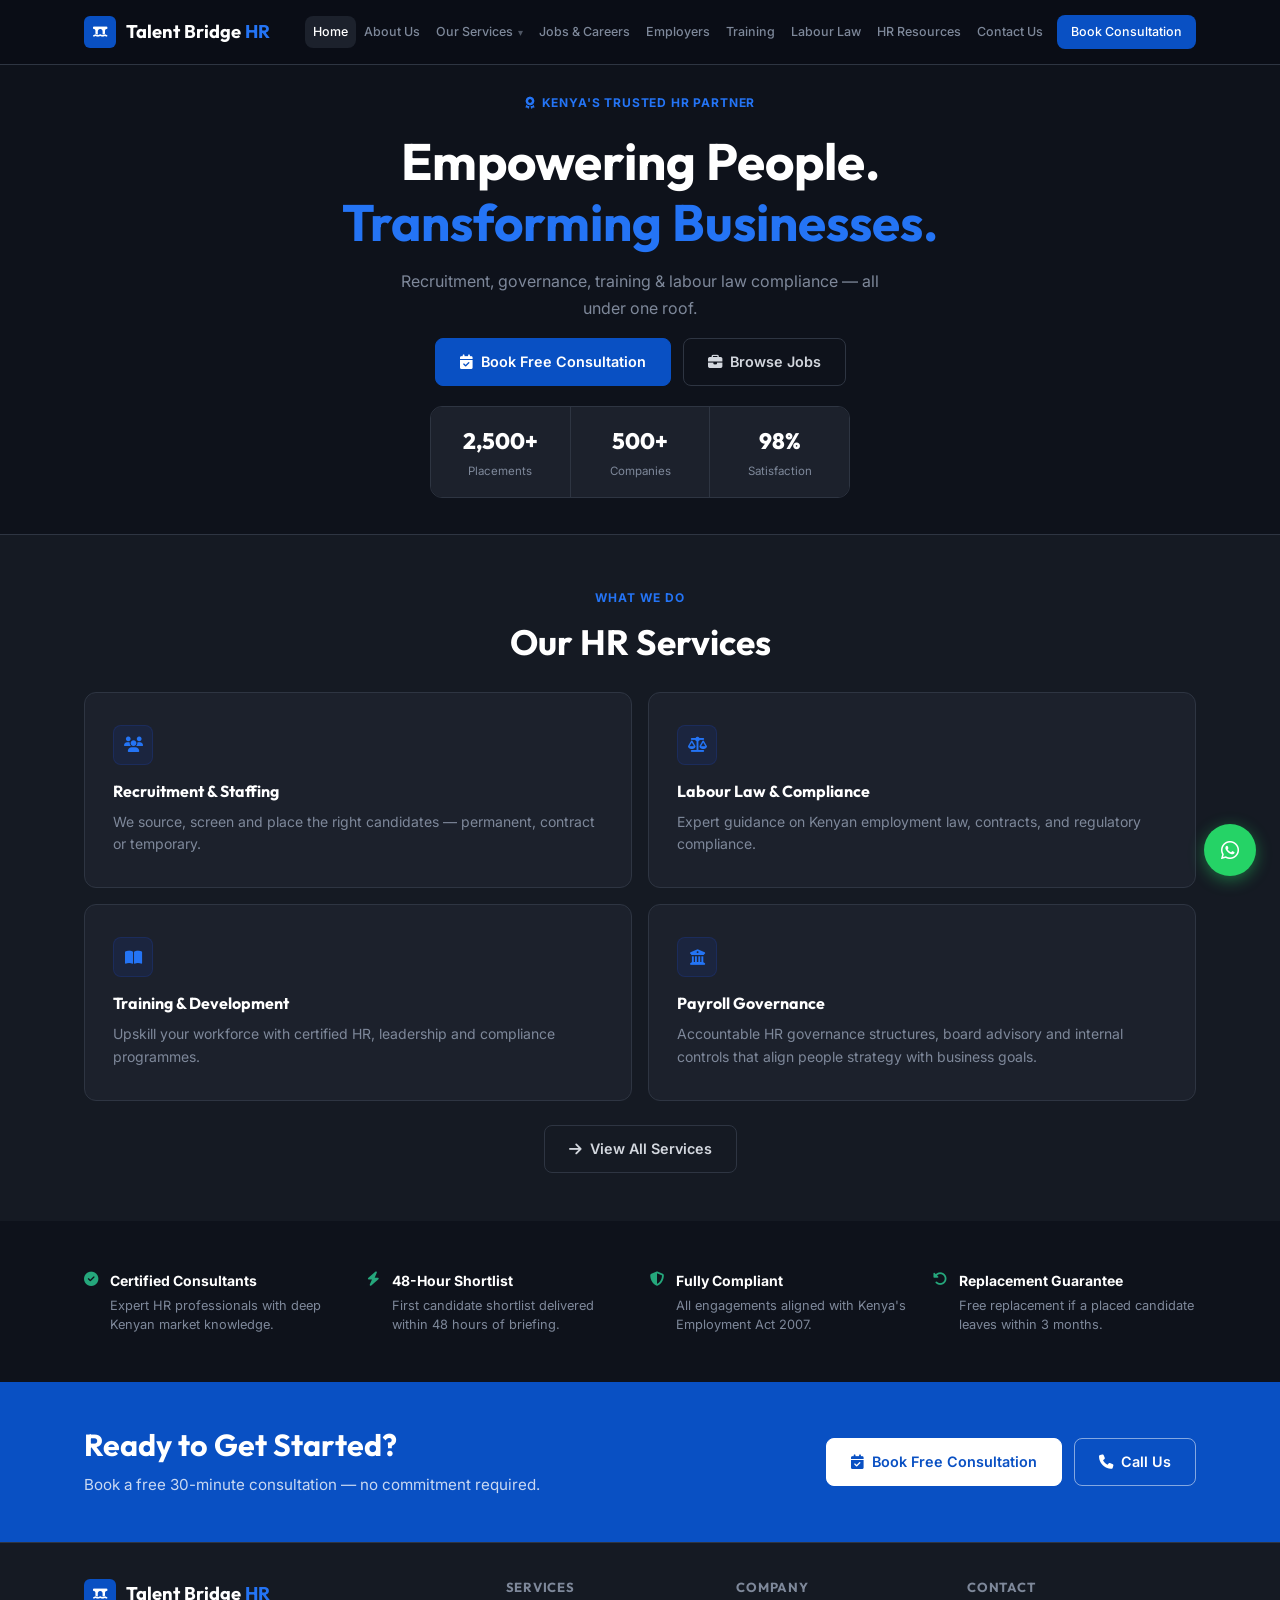
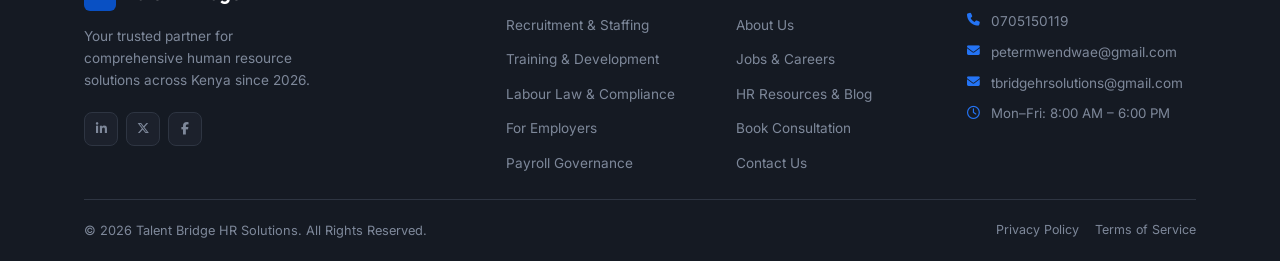
<file: index.html>
<!DOCTYPE html>
<html lang="en">
<head>
    <meta charset="UTF-8" />
    <meta name="viewport" content="width=device-width, initial-scale=1.0" />
    <meta name="description" content="Talent Bridge HR Solutions – Recruitment, governance, training and labour law compliance across Kenya." />
    <title>Talent Bridge HR Solutions – Your People, Our Priority</title>
    <link rel="preconnect" href="https://fonts.googleapis.com">
    <link href="https://fonts.googleapis.com/css2?family=Inter:wght@400;500;600;700&family=Outfit:wght@600;700;800&display=swap" rel="stylesheet">
    <link rel="stylesheet" href="https://cdnjs.cloudflare.com/ajax/libs/font-awesome/6.5.0/css/all.min.css">
    <link rel="stylesheet" href="css/style.css">
    <script defer src="js/script.js"></script>
</head>
<body>

<!-- NAVBAR -->
<header class="site-header" id="site-header">
    <nav class="navbar">
        <div class="logo">
            <div class="logo-icon"><i class="fa-solid fa-bridge-water"></i></div>
            <span>Talent Bridge <span class="logo-accent">HR</span></span>
        </div>
        <button class="menu-btn" id="menu-btn" aria-label="Toggle menu"><span></span><span></span><span></span></button>
        <ul class="nav-links" id="nav-links">
            <li><a href="index.html" class="active">Home</a></li>
            <li><a href="about.html">About Us</a></li>
            <li class="has-dropdown">
                <a href="services.html">Our Services <span class="arrow">&#9662;</span></a>
                <ul class="dropdown">
                    <li><a href="services.html#recruitment">Recruitment</a></li>
                    <li><a href="services.html#governance">Payroll Governance</a></li>
                    <li><a href="services.html#compliance">Compliance</a></li>
                    <li><a href="services.html#consulting">HR Consulting</a></li>
                </ul>
            </li>
            <li><a href="jobs.html">Jobs &amp; Careers</a></li>
            <li><a href="employers.html">Employers</a></li>
            <li><a href="training.html">Training</a></li>
            <li><a href="labour-law.html">Labour Law</a></li>
            <li><a href="blog.html">HR Resources</a></li>
            <li><a href="contacts.html">Contact Us</a></li>
            <li><a href="consultation.html" class="nav-cta">Book Consultation</a></li>
        </ul>
    </nav>
</header>

<!-- HERO -->
<section class="hero">
    <div class="container">
        <div class="hero-label">
            <i class="fa-solid fa-award"></i> Kenya's Trusted HR Partner
        </div>
        <h1>Empowering People.<br><span>Transforming Businesses.</span></h1>
        <p class="hero-sub">Recruitment, governance, training &amp; labour law compliance — all under one roof.</p>
        <div class="hero-actions">
            <a href="consultation.html" class="btn btn-primary" id="hero-consult-btn">
                <i class="fa-solid fa-calendar-check"></i> Book Free Consultation
            </a>
            <a href="jobs.html" class="btn btn-outline" id="hero-jobs-btn">
                <i class="fa-solid fa-briefcase"></i> Browse Jobs
            </a>
        </div>
        <div class="hero-stats-bar">
            <div class="hstat"><span class="hnum">2,500+</span><span class="hlbl">Placements</span></div>
            <div class="hstat"><span class="hnum">500+</span><span class="hlbl">Companies</span></div>
            <div class="hstat"><span class="hnum">98%</span><span class="hlbl">Satisfaction</span></div>
        </div>
    </div>
</section>

<!-- SERVICES — 3 core cards + link -->
<section class="section section-alt" id="services-section">
    <div class="container">
        <div class="section-header">
            <div class="section-tag">What We Do</div>
            <h2>Our HR Services</h2>
        </div>
        <div class="home-services-grid">
            <a href="services.html#recruitment" class="service-card" id="service-recruitment">
                <div class="service-icon"><i class="fa-solid fa-users"></i></div>
                <h3>Recruitment &amp; Staffing</h3>
                <p>We source, screen and place the right candidates — permanent, contract or temporary.</p>
            </a>
            <a href="labour-law.html" class="service-card" id="service-labour">
                <div class="service-icon"><i class="fa-solid fa-scale-balanced"></i></div>
                <h3>Labour Law &amp; Compliance</h3>
                <p>Expert guidance on Kenyan employment law, contracts, and regulatory compliance.</p>
            </a>
            <a href="training.html" class="service-card" id="service-training">
                <div class="service-icon"><i class="fa-solid fa-book-open"></i></div>
                <h3>Training &amp; Development</h3>
                <p>Upskill your workforce with certified HR, leadership and compliance programmes.</p>
            </a>
            <a href="services.html#governance" class="service-card" id="service-governance">
                <div class="service-icon"><i class="fa-solid fa-building-columns"></i></div>
                <h3>Payroll Governance</h3>
                <p>Accountable HR governance structures, board advisory and internal controls that align people strategy with business goals.</p>
            </a>
        </div>
        <div class="section-cta">
            <a href="services.html" class="btn btn-outline" id="all-services-btn">
                <i class="fa-solid fa-arrow-right"></i> View All Services
            </a>
        </div>
    </div>
</section>

<!-- QUICK WHY US + CTA in one row -->
<section class="section" id="why-cta">
    <div class="container">
        <div class="mini-why-grid">
            <div class="mini-why-item">
                <i class="fa-solid fa-circle-check"></i>
                <div><strong>Certified Consultants</strong><p>Expert HR professionals with deep Kenyan market knowledge.</p></div>
            </div>
            <div class="mini-why-item">
                <i class="fa-solid fa-bolt"></i>
                <div><strong>48-Hour Shortlist</strong><p>First candidate shortlist delivered within 48 hours of briefing.</p></div>
            </div>
            <div class="mini-why-item">
                <i class="fa-solid fa-shield-halved"></i>
                <div><strong>Fully Compliant</strong><p>All engagements aligned with Kenya's Employment Act 2007.</p></div>
            </div>
            <div class="mini-why-item">
                <i class="fa-solid fa-rotate-left"></i>
                <div><strong>Replacement Guarantee</strong><p>Free replacement if a placed candidate leaves within 3 months.</p></div>
            </div>
        </div>
    </div>
</section>

<!-- CTA -->
<section class="cta-banner" id="cta-banner">
    <div class="container">
        <div class="cta-text">
            <h2>Ready to Get Started?</h2>
            <p>Book a free 30-minute consultation — no commitment required.</p>
        </div>
        <div class="cta-actions">
            <a href="consultation.html" class="btn btn-white" id="cta-book-btn">
                <i class="fa-solid fa-calendar-check"></i> Book Free Consultation
            </a>
            <a href="contacts.html" class="btn btn-outline-white" id="cta-contact-btn">
                <i class="fa-solid fa-phone"></i> Call Us
            </a>
        </div>
    </div>
</section>

<!-- FOOTER -->
<footer class="site-footer" id="footer">
    <div class="footer-main">
        <div class="container">
            <div class="footer-grid">
                <div class="footer-brand">
                    <div class="logo">
                        <div class="logo-icon"><i class="fa-solid fa-bridge-water"></i></div>
                        <span>Talent Bridge <span class="logo-accent">HR</span></span>
                    </div>
                    <p>Your trusted partner for comprehensive human resource solutions across Kenya since 2026.</p>
                    <div class="footer-socials">
                        <a href="#" aria-label="LinkedIn" id="footer-linkedin"><i class="fa-brands fa-linkedin-in"></i></a>
                        <a href="#" aria-label="X/Twitter" id="footer-twitter"><i class="fa-brands fa-x-twitter"></i></a>
                        <a href="#" aria-label="Facebook" id="footer-facebook"><i class="fa-brands fa-facebook-f"></i></a>
                    </div>
                </div>
                <div class="footer-col">
                    <h4>Services</h4>
                    <ul>
                        <li><a href="services.html">Recruitment &amp; Staffing</a></li>
                        <li><a href="training.html">Training &amp; Development</a></li>
                        <li><a href="labour-law.html">Labour Law &amp; Compliance</a></li>
                        <li><a href="employers.html">For Employers</a></li>
                        <li><a href="services.html#governance">Payroll Governance</a></li>
                    </ul>
                </div>
                <div class="footer-col">
                    <h4>Company</h4>
                    <ul>
                        <li><a href="about.html">About Us</a></li>
                        <li><a href="jobs.html">Jobs &amp; Careers</a></li>
                        <li><a href="blog.html">HR Resources &amp; Blog</a></li>
                        <li><a href="consultation.html">Book Consultation</a></li>
                        <li><a href="contacts.html">Contact Us</a></li>
                    </ul>
                </div>
                <div class="footer-col">
                    <h4>Contact</h4>
                    <div class="footer-contact-info">
                        <div class="contact-row"><i class="fa-solid fa-phone"></i><p><a href="tel:0705150119">0705150119</a></p></div>
                        <div class="contact-row"><i class="fa-solid fa-envelope"></i><p><a href="mailto:petermwendwae@gmail.com">petermwendwae@gmail.com</a></p></div>
                        <div class="contact-row"><i class="fa-solid fa-envelope"></i><p><a href="mailto:tbridgehrsolutions@gmail.com">tbridgehrsolutions@gmail.com</a></p></div>
                        <div class="contact-row"><i class="fa-regular fa-clock"></i><p>Mon–Fri: 8:00 AM – 6:00 PM</p></div>
                    </div>
                </div>
            </div>
        </div>
    </div>
    <div class="container">
        <div class="footer-bottom">
            <p>&copy; 2026 Talent Bridge HR Solutions. All Rights Reserved.</p>
            <div class="footer-legal">
                <a href="#">Privacy Policy</a>
                <a href="#">Terms of Service</a>
            </div>
        </div>
    </div>
</footer>

<!-- WHATSAPP -->
<a href="https://wa.me/254705150119?text=Hello%20Talent%20Bridge%20HR%2C%20I%27d%20like%20to%20enquire%20about%20your%20services."
   class="whatsapp-float" target="_blank" id="whatsapp-float" aria-label="Chat on WhatsApp">
    <i class="fa-brands fa-whatsapp"></i>
</a>

</body>
</html>
</file>
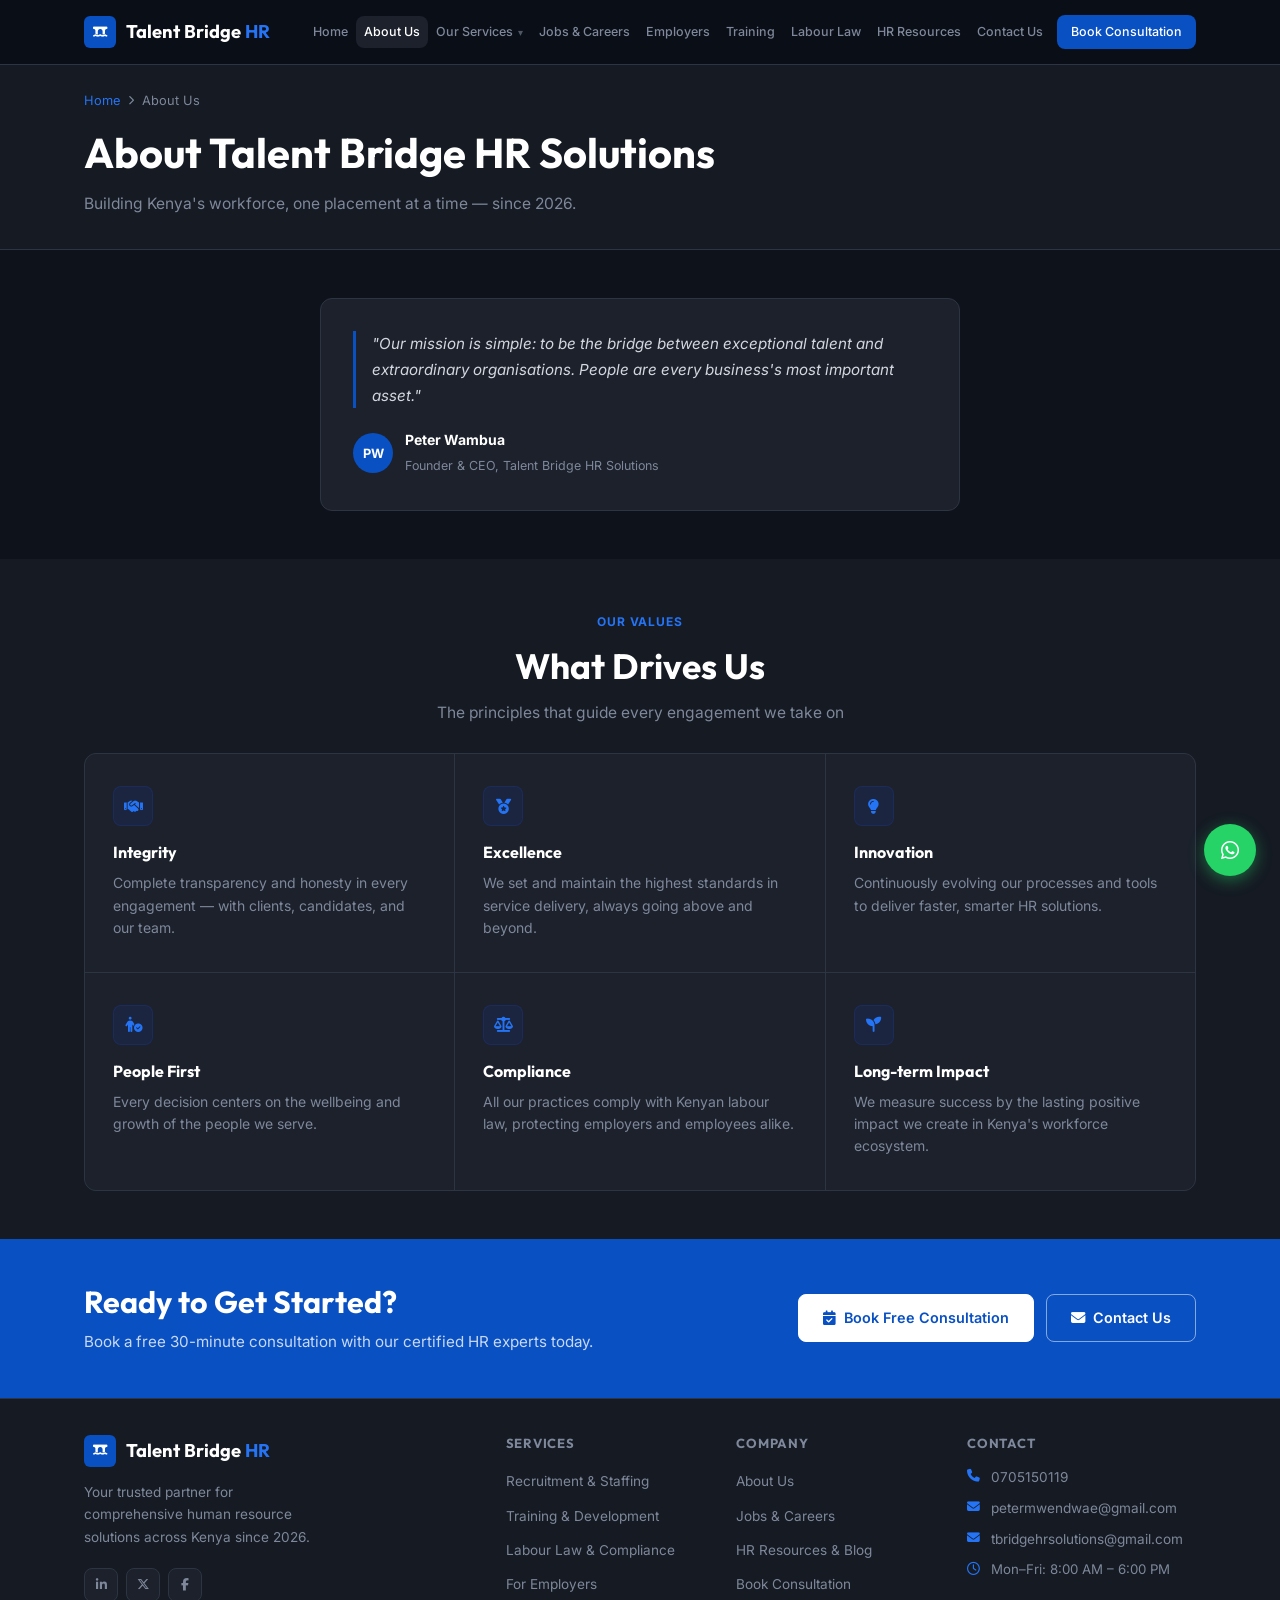
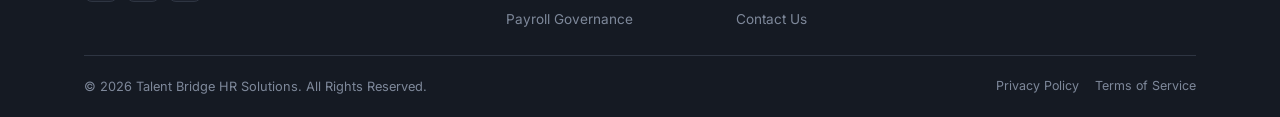
<file: about.html>
<!DOCTYPE html>
<html lang="en">

<head>
    <meta charset="UTF-8">
    <meta name="viewport" content="width=device-width,initial-scale=1.0">
    <meta name="description"
        content="About Talent Bridge HR Solutions – Kenya's trusted HR consulting and staffing partner since 2026.">
    <title>About Us – Talent Bridge HR Solutions</title>
    <link rel="preconnect" href="https://fonts.googleapis.com">
    <link
        href="https://fonts.googleapis.com/css2?family=Inter:wght@300;400;500;600;700&family=Outfit:wght@400;600;700;800&display=swap"
        rel="stylesheet">
    <link rel="stylesheet" href="https://cdnjs.cloudflare.com/ajax/libs/font-awesome/6.5.0/css/all.min.css">
    <link rel="stylesheet" href="css/style.css">
    <script defer src="js/script.js"></script>
</head>

<body>
    <header class="site-header" id="site-header">
        <nav class="navbar">
            <div class="logo">
                <div class="logo-icon"><i class="fa-solid fa-bridge-water"></i></div>
                <span>Talent Bridge <span class="logo-accent">HR</span></span>
            </div>
            <button class="menu-btn" id="menu-btn"
                aria-label="Toggle menu"><span></span><span></span><span></span></button>
            <ul class="nav-links" id="nav-links">
                <li><a href="index.html">Home</a></li>
                <li><a href="about.html" class="active">About Us</a></li>
                <li class="has-dropdown">
                    <a href="services.html">Our Services <span class="arrow">&#9662;</span></a>
                    <ul class="dropdown">
                        <li><a href="services.html#recruitment">Recruitment</a></li>
                        <li><a href="services.html#governance">Payroll Governance</a></li>
                        <li><a href="services.html#compliance">Compliance</a></li>
                        <li><a href="services.html#consulting">HR Consulting</a></li>
                    </ul>
                </li>
                <li><a href="jobs.html">Jobs &amp; Careers</a></li>
                <li><a href="employers.html">Employers</a></li>
                <li><a href="training.html">Training</a></li>
                <li><a href="labour-law.html">Labour Law</a></li>
                <li><a href="blog.html">HR Resources</a></li>
                <li><a href="contacts.html">Contact Us</a></li>
                <li><a href="consultation.html" class="nav-cta">Book Consultation</a></li>
            </ul>
        </nav>
    </header>
    <section class="page-hero">
        <div class="container">
            <div class="breadcrumb">
                <a href="index.html">Home</a>
                <i class="fa-solid fa-chevron-right"></i>
                <span>About Us</span>
            </div>
            <h1>About Talent Bridge HR Solutions</h1>
            <p>Building Kenya's workforce, one placement at a time — since 2026.</p>
        </div>
    </section>

    <section class="section">
        <div class="container">
            <div class="testimonial-box" style="max-width:640px;margin:0 auto;">
                <blockquote>"Our mission is simple: to be the bridge between exceptional talent and extraordinary
                    organisations. People are every business's most important asset."</blockquote>
                <div class="t-author">
                    <div class="t-avatar">PW</div>
                    <div><strong>Peter Wambua</strong><span>Founder &amp; CEO, Talent Bridge HR Solutions</span></div>
                </div>
            </div>
        </div>
    </section>

    <section class="section section-alt">
        <div class="container">
            <div class="section-header">
                <div class="section-tag">Our Values</div>
                <h2>What Drives Us</h2>
                <p>The principles that guide every engagement we take on</p>
            </div>
            <div class="services-grid">
                <div class="service-card">
                    <div class="service-icon"><i class="fa-solid fa-handshake"></i></div>
                    <h3>Integrity</h3>
                    <p>Complete transparency and honesty in every engagement — with clients, candidates, and our team.
                    </p>
                </div>
                <div class="service-card">
                    <div class="service-icon"><i class="fa-solid fa-medal"></i></div>
                    <h3>Excellence</h3>
                    <p>We set and maintain the highest standards in service delivery, always going above and beyond.</p>
                </div>
                <div class="service-card">
                    <div class="service-icon"><i class="fa-solid fa-lightbulb"></i></div>
                    <h3>Innovation</h3>
                    <p>Continuously evolving our processes and tools to deliver faster, smarter HR solutions.</p>
                </div>
                <div class="service-card">
                    <div class="service-icon"><i class="fa-solid fa-person-circle-check"></i></div>
                    <h3>People First</h3>
                    <p>Every decision centers on the wellbeing and growth of the people we serve.</p>
                </div>
                <div class="service-card">
                    <div class="service-icon"><i class="fa-solid fa-scale-balanced"></i></div>
                    <h3>Compliance</h3>
                    <p>All our practices comply with Kenyan labour law, protecting employers and employees alike.</p>
                </div>
                <div class="service-card">
                    <div class="service-icon"><i class="fa-solid fa-seedling"></i></div>
                    <h3>Long-term Impact</h3>
                    <p>We measure success by the lasting positive impact we create in Kenya's workforce ecosystem.</p>
                </div>
            </div>
        </div>
    </section>

    <section class="cta-banner">
        <div class="container">
            <div class="cta-text">
                <h2>Ready to Get Started?</h2>
                <p>Book a free 30-minute consultation with our certified HR experts today.</p>
            </div>
            <div class="cta-actions">
                <a href="consultation.html" class="btn btn-white"><i class="fa-solid fa-calendar-check"></i> Book Free
                    Consultation</a>
                <a href="contacts.html" class="btn btn-outline-white"><i class="fa-solid fa-envelope"></i> Contact
                    Us</a>
            </div>
        </div>
    </section>
    <footer class="site-footer" id="footer">
        <div class="footer-main">
            <div class="container">
                <div class="footer-grid">
                    <div class="footer-brand">
                        <div class="logo">
                            <div class="logo-icon"><i class="fa-solid fa-bridge-water"></i></div>
                            <span>Talent Bridge <span class="logo-accent">HR</span></span>
                        </div>
                        <p>Your trusted partner for comprehensive human resource solutions across Kenya since 2026.</p>
                        <div class="footer-socials">
                            <a href="#" aria-label="LinkedIn"><i class="fa-brands fa-linkedin-in"></i></a>
                            <a href="#" aria-label="X/Twitter"><i class="fa-brands fa-x-twitter"></i></a>
                            <a href="#" aria-label="Facebook"><i class="fa-brands fa-facebook-f"></i></a>
                        </div>
                    </div>
                    <div class="footer-col">
                        <h4>Services</h4>
                        <ul>
                            <li><a href="services.html">Recruitment &amp; Staffing</a></li>
                            <li><a href="training.html">Training &amp; Development</a></li>
                            <li><a href="labour-law.html">Labour Law &amp; Compliance</a></li>
                            <li><a href="employers.html">For Employers</a></li>
                            <li><a href="services.html#governance">Payroll Governance</a></li>
                        </ul>
                    </div>
                    <div class="footer-col">
                        <h4>Company</h4>
                        <ul>
                            <li><a href="about.html">About Us</a></li>
                            <li><a href="jobs.html">Jobs &amp; Careers</a></li>
                            <li><a href="blog.html">HR Resources &amp; Blog</a></li>
                            <li><a href="consultation.html">Book Consultation</a></li>
                            <li><a href="contacts.html">Contact Us</a></li>
                        </ul>
                    </div>
                    <div class="footer-col">
                        <h4>Contact</h4>
                        <div class="footer-contact-info">
                            <div class="contact-row"><i class="fa-solid fa-phone"></i>
                                <p><a href="tel:0705150119">0705150119</a></p>
                            </div>
                            <div class="contact-row"><i class="fa-solid fa-envelope"></i>
                                <p><a href="mailto:petermwendwae@gmail.com">petermwendwae@gmail.com</a></p>
                            </div>
                            <div class="contact-row"><i class="fa-solid fa-envelope"></i>
                                <p><a href="mailto:tbridgehrsolutions@gmail.com">tbridgehrsolutions@gmail.com</a></p>
                            </div>
                            <div class="contact-row"><i class="fa-regular fa-clock"></i>
                                <p>Mon–Fri: 8:00 AM – 6:00 PM</p>
                            </div>
                        </div>
                    </div>
                </div>
            </div>
        </div>
        <div class="container">
            <div class="footer-bottom">
                <p>&copy; 2026 Talent Bridge HR Solutions. All Rights Reserved.</p>
                <div class="footer-legal"><a href="#">Privacy Policy</a><a href="#">Terms of Service</a></div>
            </div>
        </div>
    </footer>
    <a href="https://wa.me/254705150119?text=Hello%20Talent%20Bridge%20HR" class="whatsapp-float" target="_blank"
        aria-label="WhatsApp">
        <i class="fa-brands fa-whatsapp"></i>
    </a>
</body>

</html>
</file>
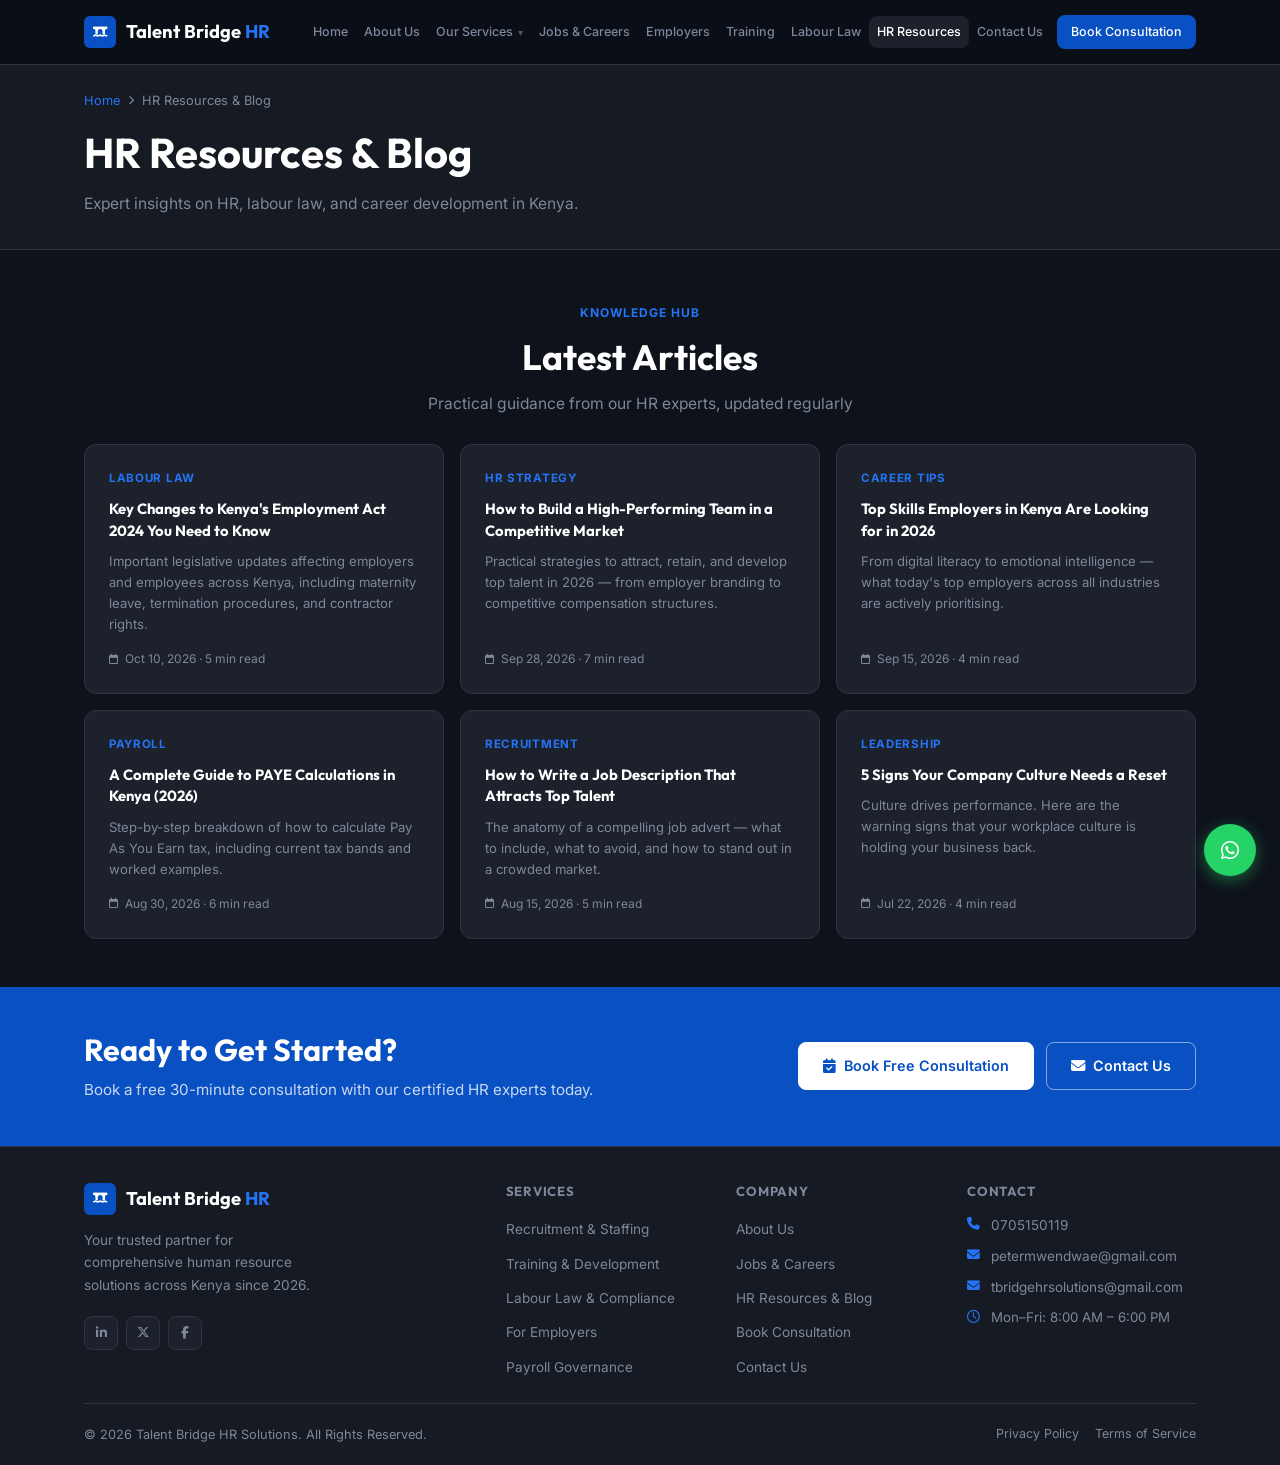
<file: blog.html>
<!DOCTYPE html>
<html lang="en">
<head>
    <meta charset="UTF-8">
    <meta name="viewport" content="width=device-width,initial-scale=1.0">
    <meta name="description" content="HR insights, labour law updates, and career tips from the Talent Bridge HR Solutions team.">
    <title>HR Resources & Blog – Talent Bridge HR Solutions</title>
    <link rel="preconnect" href="https://fonts.googleapis.com">
    <link href="https://fonts.googleapis.com/css2?family=Inter:wght@300;400;500;600;700&family=Outfit:wght@400;600;700;800&display=swap" rel="stylesheet">
    <link rel="stylesheet" href="https://cdnjs.cloudflare.com/ajax/libs/font-awesome/6.5.0/css/all.min.css">
    <link rel="stylesheet" href="css/style.css">
    <script defer src="js/script.js"></script>
</head>
<body>
<header class="site-header" id="site-header">
    <nav class="navbar">
        <div class="logo">
            <div class="logo-icon"><i class="fa-solid fa-bridge-water"></i></div>
            <span>Talent Bridge <span class="logo-accent">HR</span></span>
        </div>
        <button class="menu-btn" id="menu-btn" aria-label="Toggle menu"><span></span><span></span><span></span></button>
        <ul class="nav-links" id="nav-links">
            <li><a href="index.html">Home</a></li>
            <li><a href="about.html">About Us</a></li>
            <li class="has-dropdown">
                <a href="services.html">Our Services <span class="arrow">&#9662;</span></a>
                <ul class="dropdown">
                    <li><a href="services.html#recruitment">Recruitment</a></li>
                    <li><a href="services.html#governance">Payroll Governance</a></li>
                    <li><a href="services.html#compliance">Compliance</a></li>
                    <li><a href="services.html#consulting">HR Consulting</a></li>
                </ul>
            </li>
            <li><a href="jobs.html">Jobs &amp; Careers</a></li>
            <li><a href="employers.html">Employers</a></li>
            <li><a href="training.html">Training</a></li>
            <li><a href="labour-law.html">Labour Law</a></li>
            <li><a href="blog.html"  class="active">HR Resources</a></li>
            <li><a href="contacts.html">Contact Us</a></li>
            <li><a href="consultation.html" class="nav-cta">Book Consultation</a></li>
        </ul>
    </nav>
</header>
<section class="page-hero">
    <div class="container">
        <div class="breadcrumb">
            <a href="index.html">Home</a>
            <i class="fa-solid fa-chevron-right"></i>
            <span>HR Resources &amp; Blog</span>
        </div>
        <h1>HR Resources &amp; Blog</h1>
        <p>Expert insights on HR, labour law, and career development in Kenya.</p>
    </div>
</section>

<section class="section">
    <div class="container">
        <div class="section-header">
            <div class="section-tag">Knowledge Hub</div>
            <h2>Latest Articles</h2>
            <p>Practical guidance from our HR experts, updated regularly</p>
        </div>
        <div class="blog-grid">
            <a href="blog.html" class="blog-card" id="blog-1">
                <div class="blog-cat">Labour Law</div>
                <h3>Key Changes to Kenya's Employment Act 2024 You Need to Know</h3>
                <p>Important legislative updates affecting employers and employees across Kenya, including maternity leave, termination procedures, and contractor rights.</p>
                <div class="blog-meta"><i class="fa-regular fa-calendar"></i> Oct 10, 2026 &middot; 5 min read</div>
            </a>
            <a href="blog.html" class="blog-card" id="blog-2">
                <div class="blog-cat">HR Strategy</div>
                <h3>How to Build a High-Performing Team in a Competitive Market</h3>
                <p>Practical strategies to attract, retain, and develop top talent in 2026 — from employer branding to competitive compensation structures.</p>
                <div class="blog-meta"><i class="fa-regular fa-calendar"></i> Sep 28, 2026 &middot; 7 min read</div>
            </a>
            <a href="blog.html" class="blog-card" id="blog-3">
                <div class="blog-cat">Career Tips</div>
                <h3>Top Skills Employers in Kenya Are Looking for in 2026</h3>
                <p>From digital literacy to emotional intelligence — what today's top employers across all industries are actively prioritising.</p>
                <div class="blog-meta"><i class="fa-regular fa-calendar"></i> Sep 15, 2026 &middot; 4 min read</div>
            </a>
            <a href="blog.html" class="blog-card" id="blog-4">
                <div class="blog-cat">Payroll</div>
                <h3>A Complete Guide to PAYE Calculations in Kenya (2026)</h3>
                <p>Step-by-step breakdown of how to calculate Pay As You Earn tax, including current tax bands and worked examples.</p>
                <div class="blog-meta"><i class="fa-regular fa-calendar"></i> Aug 30, 2026 &middot; 6 min read</div>
            </a>
            <a href="blog.html" class="blog-card" id="blog-5">
                <div class="blog-cat">Recruitment</div>
                <h3>How to Write a Job Description That Attracts Top Talent</h3>
                <p>The anatomy of a compelling job advert — what to include, what to avoid, and how to stand out in a crowded market.</p>
                <div class="blog-meta"><i class="fa-regular fa-calendar"></i> Aug 15, 2026 &middot; 5 min read</div>
            </a>
            <a href="blog.html" class="blog-card" id="blog-6">
                <div class="blog-cat">Leadership</div>
                <h3>5 Signs Your Company Culture Needs a Reset</h3>
                <p>Culture drives performance. Here are the warning signs that your workplace culture is holding your business back.</p>
                <div class="blog-meta"><i class="fa-regular fa-calendar"></i> Jul 22, 2026 &middot; 4 min read</div>
            </a>
        </div>
    </div>
</section>

<section class="cta-banner">
    <div class="container">
        <div class="cta-text">
            <h2>Ready to Get Started?</h2>
            <p>Book a free 30-minute consultation with our certified HR experts today.</p>
        </div>
        <div class="cta-actions">
            <a href="consultation.html" class="btn btn-white"><i class="fa-solid fa-calendar-check"></i> Book Free Consultation</a>
            <a href="contacts.html" class="btn btn-outline-white"><i class="fa-solid fa-envelope"></i> Contact Us</a>
        </div>
    </div>
</section>
<footer class="site-footer" id="footer">
    <div class="footer-main">
        <div class="container">
            <div class="footer-grid">
                <div class="footer-brand">
                    <div class="logo">
                        <div class="logo-icon"><i class="fa-solid fa-bridge-water"></i></div>
                        <span>Talent Bridge <span class="logo-accent">HR</span></span>
                    </div>
                    <p>Your trusted partner for comprehensive human resource solutions across Kenya since 2026.</p>
                    <div class="footer-socials">
                        <a href="#" aria-label="LinkedIn"><i class="fa-brands fa-linkedin-in"></i></a>
                        <a href="#" aria-label="X/Twitter"><i class="fa-brands fa-x-twitter"></i></a>
                        <a href="#" aria-label="Facebook"><i class="fa-brands fa-facebook-f"></i></a>
                    </div>
                </div>
                <div class="footer-col">
                    <h4>Services</h4>
                    <ul>
                        <li><a href="services.html">Recruitment &amp; Staffing</a></li>
                        <li><a href="training.html">Training &amp; Development</a></li>
                        <li><a href="labour-law.html">Labour Law &amp; Compliance</a></li>
                        <li><a href="employers.html">For Employers</a></li>
                        <li><a href="services.html#governance">Payroll Governance</a></li>
                    </ul>
                </div>
                <div class="footer-col">
                    <h4>Company</h4>
                    <ul>
                        <li><a href="about.html">About Us</a></li>
                        <li><a href="jobs.html">Jobs &amp; Careers</a></li>
                        <li><a href="blog.html">HR Resources &amp; Blog</a></li>
                        <li><a href="consultation.html">Book Consultation</a></li>
                        <li><a href="contacts.html">Contact Us</a></li>
                    </ul>
                </div>
                <div class="footer-col">
                    <h4>Contact</h4>
                    <div class="footer-contact-info">
                        <div class="contact-row"><i class="fa-solid fa-phone"></i><p><a href="tel:0705150119">0705150119</a></p></div>
                        <div class="contact-row"><i class="fa-solid fa-envelope"></i><p><a href="mailto:petermwendwae@gmail.com">petermwendwae@gmail.com</a></p></div>
                        <div class="contact-row"><i class="fa-solid fa-envelope"></i><p><a href="mailto:tbridgehrsolutions@gmail.com">tbridgehrsolutions@gmail.com</a></p></div>
                        <div class="contact-row"><i class="fa-regular fa-clock"></i><p>Mon–Fri: 8:00 AM – 6:00 PM</p></div>
                    </div>
                </div>
            </div>
        </div>
    </div>
    <div class="container">
        <div class="footer-bottom">
            <p>&copy; 2026 Talent Bridge HR Solutions. All Rights Reserved.</p>
            <div class="footer-legal"><a href="#">Privacy Policy</a><a href="#">Terms of Service</a></div>
        </div>
    </div>
</footer>
<a href="https://wa.me/254705150119?text=Hello%20Talent%20Bridge%20HR" class="whatsapp-float" target="_blank" aria-label="WhatsApp">
    <i class="fa-brands fa-whatsapp"></i>
</a>
</body>
</html>
</file>
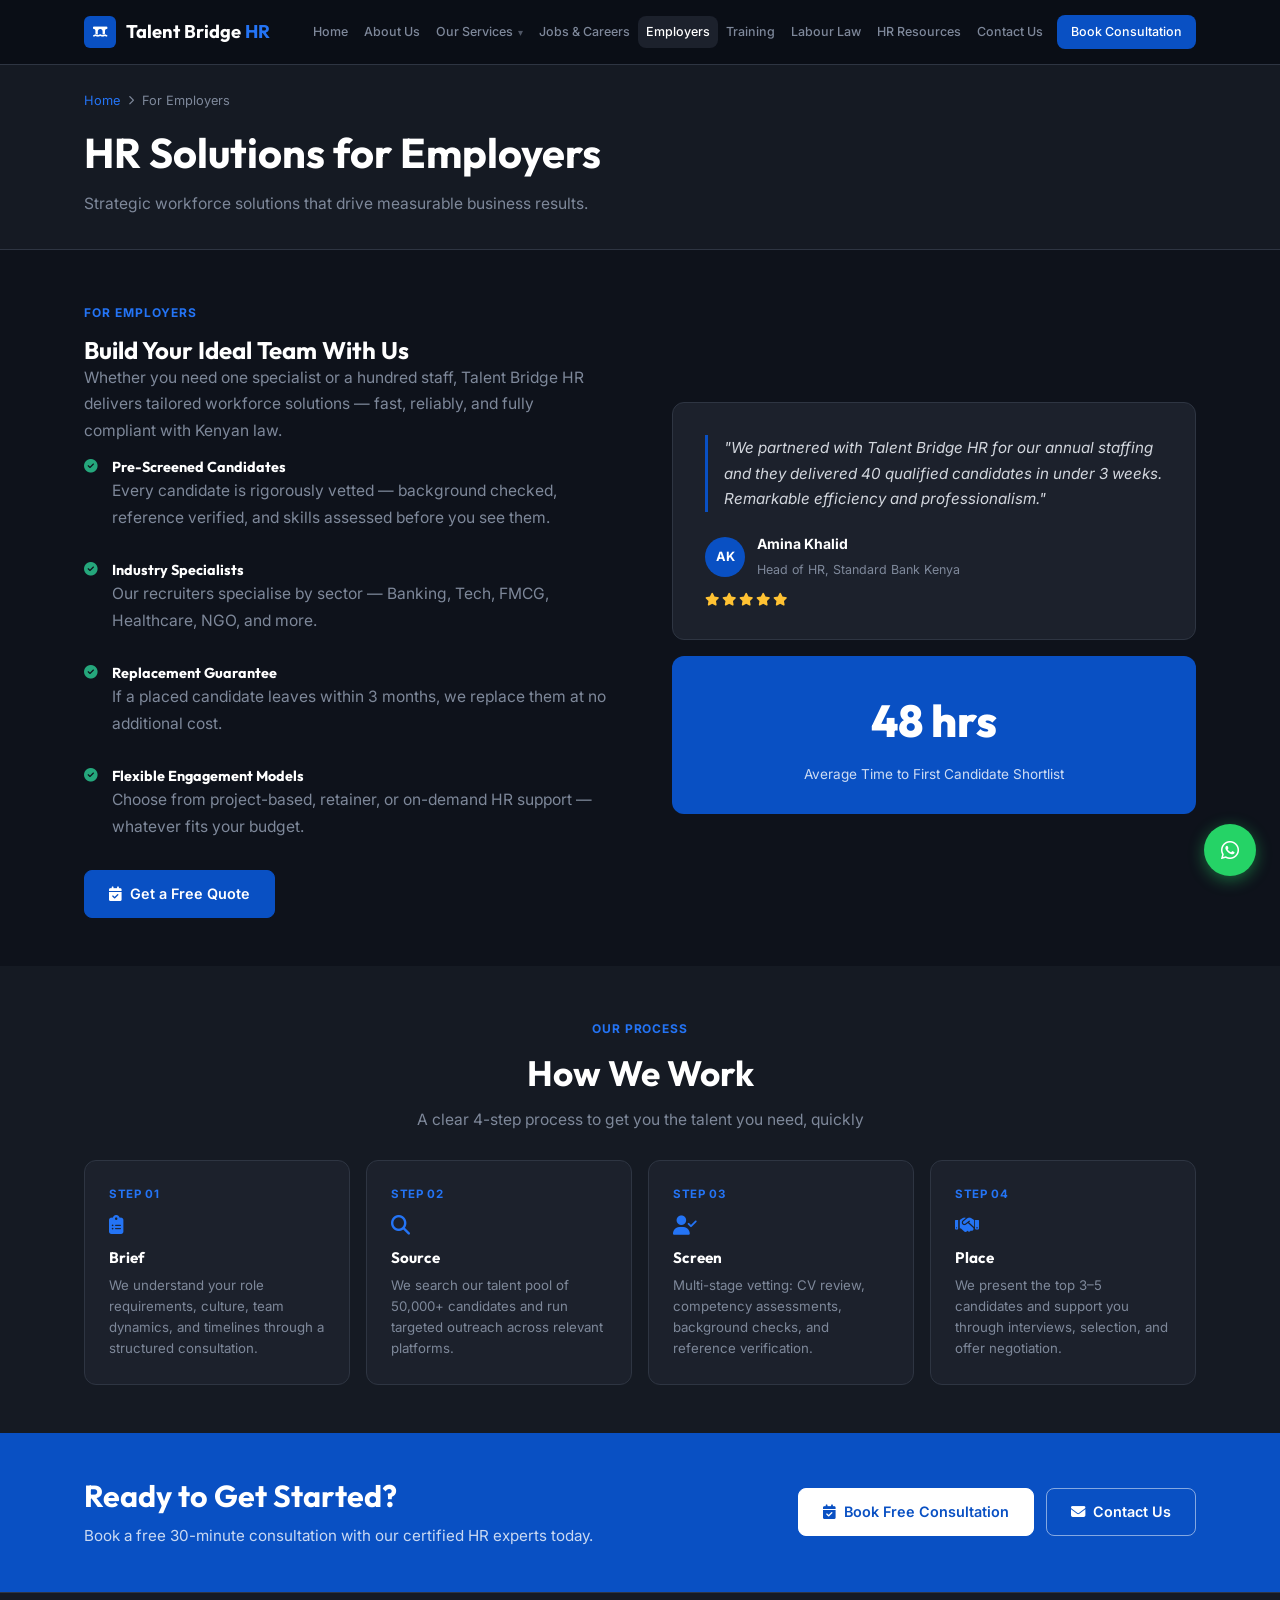
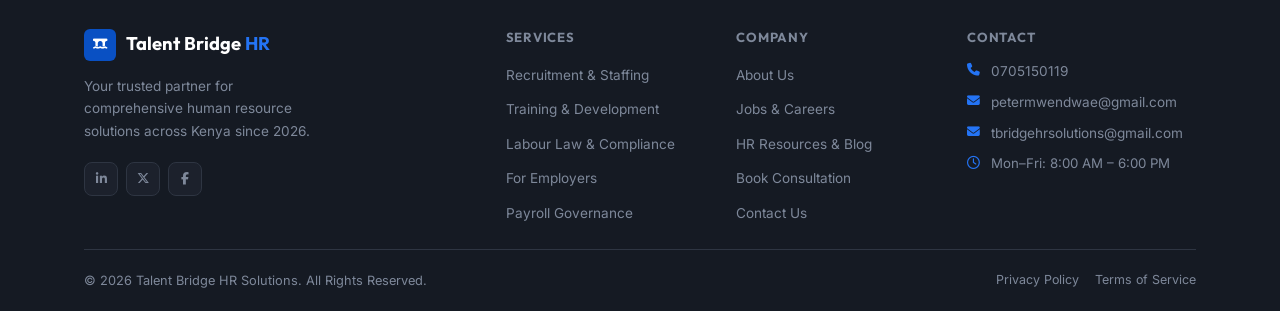
<file: employers.html>
<!DOCTYPE html>
<html lang="en">
<head>
    <meta charset="UTF-8">
    <meta name="viewport" content="width=device-width,initial-scale=1.0">
    <meta name="description" content="PITAA HR Solutions offers expert recruitment, staffing and HR outsourcing for Kenyan businesses.">
    <title>For Employers – Talent Bridge HR Solutions</title>
    <link rel="preconnect" href="https://fonts.googleapis.com">
    <link href="https://fonts.googleapis.com/css2?family=Inter:wght@300;400;500;600;700&family=Outfit:wght@400;600;700;800&display=swap" rel="stylesheet">
    <link rel="stylesheet" href="https://cdnjs.cloudflare.com/ajax/libs/font-awesome/6.5.0/css/all.min.css">
    <link rel="stylesheet" href="css/style.css">
    <script defer src="js/script.js"></script>
</head>
<body>
<header class="site-header" id="site-header">
    <nav class="navbar">
        <div class="logo">
            <div class="logo-icon"><i class="fa-solid fa-bridge-water"></i></div>
            <span>Talent Bridge <span class="logo-accent">HR</span></span>
        </div>
        <button class="menu-btn" id="menu-btn" aria-label="Toggle menu"><span></span><span></span><span></span></button>
        <ul class="nav-links" id="nav-links">
            <li><a href="index.html">Home</a></li>
            <li><a href="about.html">About Us</a></li>
            <li class="has-dropdown">
                <a href="services.html">Our Services <span class="arrow">&#9662;</span></a>
                <ul class="dropdown">
                    <li><a href="services.html#recruitment">Recruitment</a></li>
                    <li><a href="services.html#governance">Payroll Governance</a></li>
                    <li><a href="services.html#compliance">Compliance</a></li>
                    <li><a href="services.html#consulting">HR Consulting</a></li>
                </ul>
            </li>
            <li><a href="jobs.html">Jobs &amp; Careers</a></li>
            <li><a href="employers.html"  class="active">Employers</a></li>
            <li><a href="training.html">Training</a></li>
            <li><a href="labour-law.html">Labour Law</a></li>
            <li><a href="blog.html">HR Resources</a></li>
            <li><a href="contacts.html">Contact Us</a></li>
            <li><a href="consultation.html" class="nav-cta">Book Consultation</a></li>
        </ul>
    </nav>
</header>
<section class="page-hero">
    <div class="container">
        <div class="breadcrumb">
            <a href="index.html">Home</a>
            <i class="fa-solid fa-chevron-right"></i>
            <span>For Employers</span>
        </div>
        <h1>HR Solutions for Employers</h1>
        <p>Strategic workforce solutions that drive measurable business results.</p>
    </div>
</section>

<section class="section">
    <div class="container">
        <div class="two-col">
            <div class="col-content">
                <div class="section-tag">For Employers</div>
                <h2>Build Your Ideal Team With Us</h2>
                <p>Whether you need one specialist or a hundred staff, Talent Bridge HR delivers tailored workforce solutions — fast, reliably, and fully compliant with Kenyan law.</p>
                <div class="check-list">
                    <div class="check-item">
                        <i class="fa-solid fa-circle-check"></i>
                        <div><h4>Pre-Screened Candidates</h4><p>Every candidate is rigorously vetted — background checked, reference verified, and skills assessed before you see them.</p></div>
                    </div>
                    <div class="check-item">
                        <i class="fa-solid fa-circle-check"></i>
                        <div><h4>Industry Specialists</h4><p>Our recruiters specialise by sector — Banking, Tech, FMCG, Healthcare, NGO, and more.</p></div>
                    </div>
                    <div class="check-item">
                        <i class="fa-solid fa-circle-check"></i>
                        <div><h4>Replacement Guarantee</h4><p>If a placed candidate leaves within 3 months, we replace them at no additional cost.</p></div>
                    </div>
                    <div class="check-item">
                        <i class="fa-solid fa-circle-check"></i>
                        <div><h4>Flexible Engagement Models</h4><p>Choose from project-based, retainer, or on-demand HR support — whatever fits your budget.</p></div>
                    </div>
                </div>
                <a href="consultation.html" class="btn btn-primary"><i class="fa-solid fa-calendar-check"></i> Get a Free Quote</a>
            </div>
            <div class="col-visual">
                <div class="testimonial-box">
                    <blockquote>"We partnered with Talent Bridge HR for our annual staffing and they delivered 40 qualified candidates in under 3 weeks. Remarkable efficiency and professionalism."</blockquote>
                    <div class="t-author">
                        <div class="t-avatar">AK</div>
                        <div><strong>Amina Khalid</strong><span>Head of HR, Standard Bank Kenya</span></div>
                    </div>
                    <div class="t-stars">
                        <i class="fa-solid fa-star"></i><i class="fa-solid fa-star"></i><i class="fa-solid fa-star"></i><i class="fa-solid fa-star"></i><i class="fa-solid fa-star"></i>
                    </div>
                </div>
                <div class="stat-highlight">
                    <div class="num">48 hrs</div>
                    <div class="lbl">Average Time to First Candidate Shortlist</div>
                </div>
            </div>
        </div>
    </div>
</section>

<section class="section section-alt">
    <div class="container">
        <div class="section-header">
            <div class="section-tag">Our Process</div>
            <h2>How We Work</h2>
            <p>A clear 4-step process to get you the talent you need, quickly</p>
        </div>
        <div class="process-grid">
            <div class="process-step">
                <div class="step-num">Step 01</div>
                <i class="fa-solid fa-clipboard-list"></i>
                <h3>Brief</h3>
                <p>We understand your role requirements, culture, team dynamics, and timelines through a structured consultation.</p>
            </div>
            <div class="process-step">
                <div class="step-num">Step 02</div>
                <i class="fa-solid fa-magnifying-glass"></i>
                <h3>Source</h3>
                <p>We search our talent pool of 50,000+ candidates and run targeted outreach across relevant platforms.</p>
            </div>
            <div class="process-step">
                <div class="step-num">Step 03</div>
                <i class="fa-solid fa-user-check"></i>
                <h3>Screen</h3>
                <p>Multi-stage vetting: CV review, competency assessments, background checks, and reference verification.</p>
            </div>
            <div class="process-step">
                <div class="step-num">Step 04</div>
                <i class="fa-solid fa-handshake"></i>
                <h3>Place</h3>
                <p>We present the top 3–5 candidates and support you through interviews, selection, and offer negotiation.</p>
            </div>
        </div>
    </div>
</section>

<section class="cta-banner">
    <div class="container">
        <div class="cta-text">
            <h2>Ready to Get Started?</h2>
            <p>Book a free 30-minute consultation with our certified HR experts today.</p>
        </div>
        <div class="cta-actions">
            <a href="consultation.html" class="btn btn-white"><i class="fa-solid fa-calendar-check"></i> Book Free Consultation</a>
            <a href="contacts.html" class="btn btn-outline-white"><i class="fa-solid fa-envelope"></i> Contact Us</a>
        </div>
    </div>
</section>
<footer class="site-footer" id="footer">
    <div class="footer-main">
        <div class="container">
            <div class="footer-grid">
                <div class="footer-brand">
                    <div class="logo">
                        <div class="logo-icon"><i class="fa-solid fa-bridge-water"></i></div>
                        <span>Talent Bridge <span class="logo-accent">HR</span></span>
                    </div>
                    <p>Your trusted partner for comprehensive human resource solutions across Kenya since 2026.</p>
                    <div class="footer-socials">
                        <a href="#" aria-label="LinkedIn"><i class="fa-brands fa-linkedin-in"></i></a>
                        <a href="#" aria-label="X/Twitter"><i class="fa-brands fa-x-twitter"></i></a>
                        <a href="#" aria-label="Facebook"><i class="fa-brands fa-facebook-f"></i></a>
                    </div>
                </div>
                <div class="footer-col">
                    <h4>Services</h4>
                    <ul>
                        <li><a href="services.html">Recruitment &amp; Staffing</a></li>
                        <li><a href="training.html">Training &amp; Development</a></li>
                        <li><a href="labour-law.html">Labour Law &amp; Compliance</a></li>
                        <li><a href="employers.html">For Employers</a></li>
                        <li><a href="services.html#governance">Payroll Governance</a></li>
                    </ul>
                </div>
                <div class="footer-col">
                    <h4>Company</h4>
                    <ul>
                        <li><a href="about.html">About Us</a></li>
                        <li><a href="jobs.html">Jobs &amp; Careers</a></li>
                        <li><a href="blog.html">HR Resources &amp; Blog</a></li>
                        <li><a href="consultation.html">Book Consultation</a></li>
                        <li><a href="contacts.html">Contact Us</a></li>
                    </ul>
                </div>
                <div class="footer-col">
                    <h4>Contact</h4>
                    <div class="footer-contact-info">
                        <div class="contact-row"><i class="fa-solid fa-phone"></i><p><a href="tel:0705150119">0705150119</a></p></div>
                        <div class="contact-row"><i class="fa-solid fa-envelope"></i><p><a href="mailto:petermwendwae@gmail.com">petermwendwae@gmail.com</a></p></div>
                        <div class="contact-row"><i class="fa-solid fa-envelope"></i><p><a href="mailto:tbridgehrsolutions@gmail.com">tbridgehrsolutions@gmail.com</a></p></div>
                        <div class="contact-row"><i class="fa-regular fa-clock"></i><p>Mon–Fri: 8:00 AM – 6:00 PM</p></div>
                    </div>
                </div>
            </div>
        </div>
    </div>
    <div class="container">
        <div class="footer-bottom">
            <p>&copy; 2026 Talent Bridge HR Solutions. All Rights Reserved.</p>
            <div class="footer-legal"><a href="#">Privacy Policy</a><a href="#">Terms of Service</a></div>
        </div>
    </div>
</footer>
<a href="https://wa.me/254705150119?text=Hello%20Talent%20Bridge%20HR" class="whatsapp-float" target="_blank" aria-label="WhatsApp">
    <i class="fa-brands fa-whatsapp"></i>
</a>
</body>
</html>
</file>
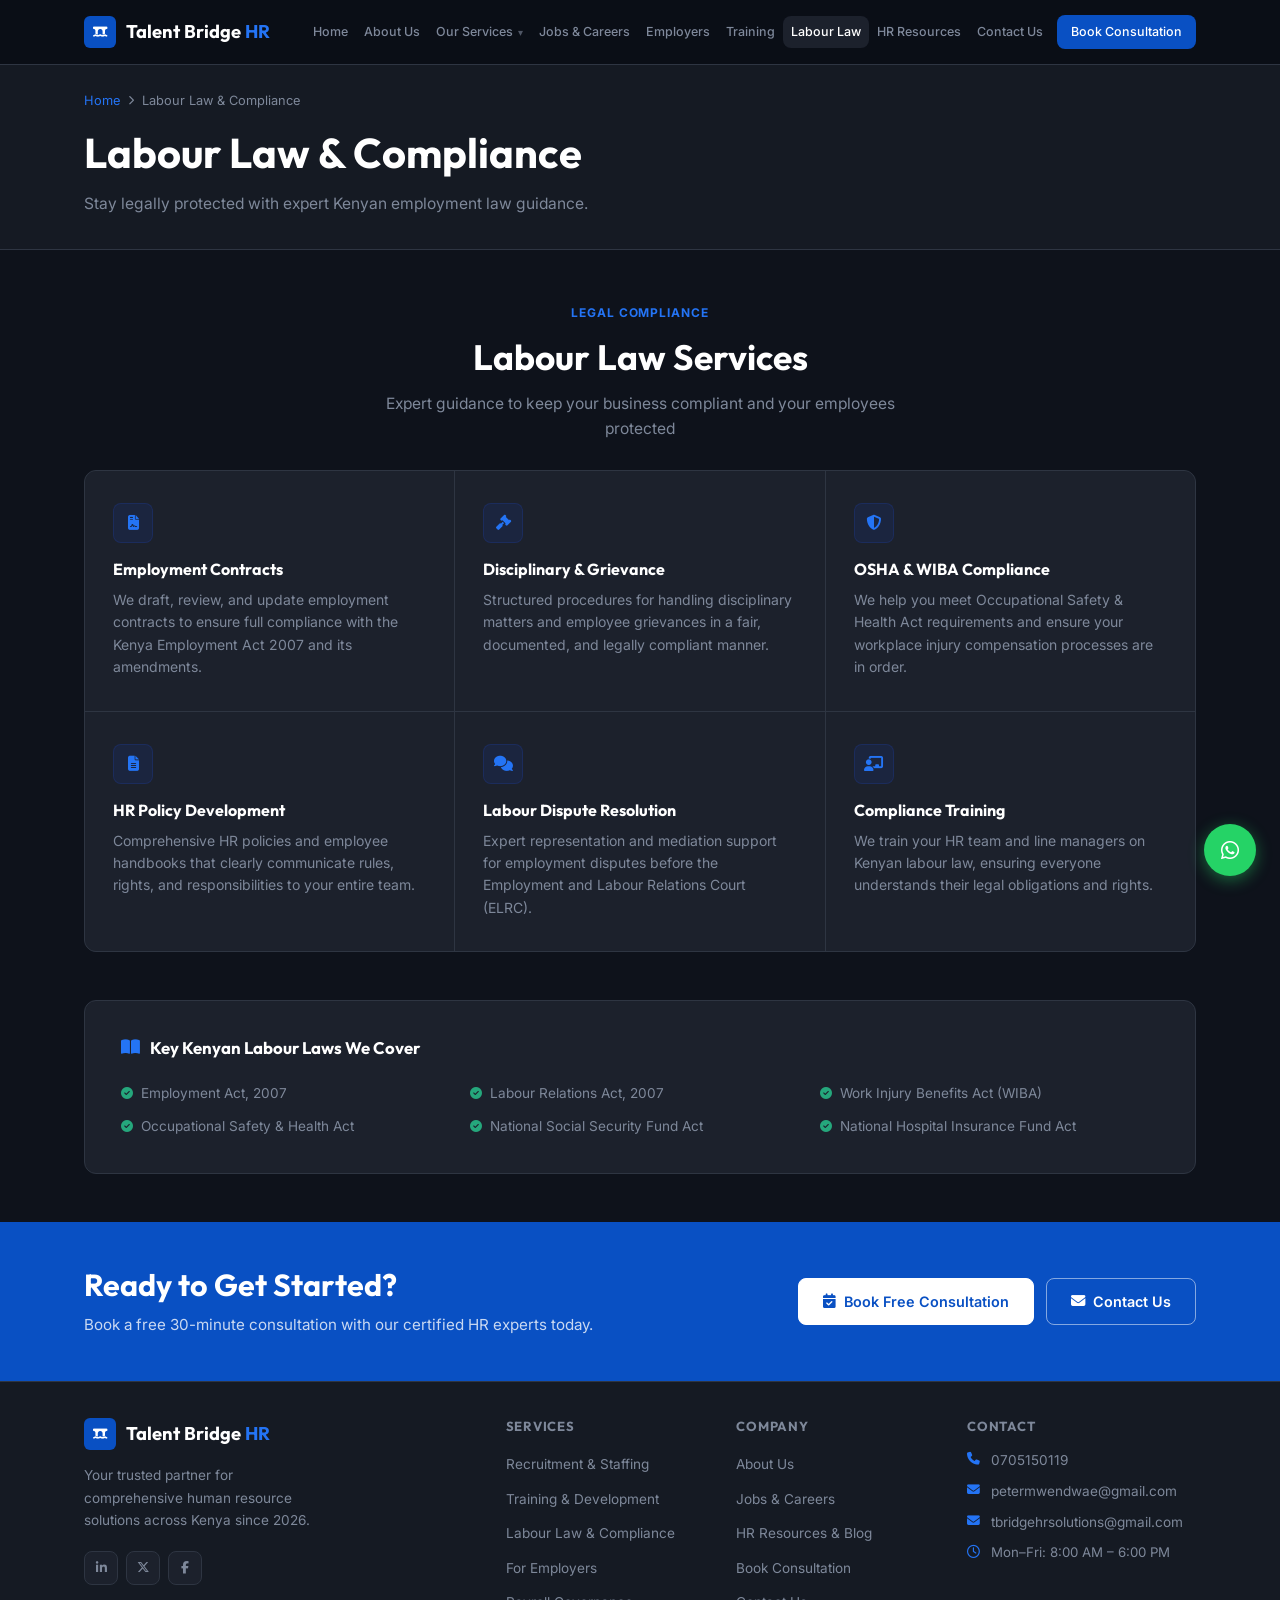
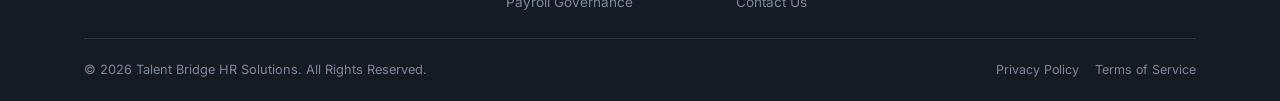
<file: labour-law.html>
<!DOCTYPE html>
<html lang="en">
<head>
    <meta charset="UTF-8">
    <meta name="viewport" content="width=device-width,initial-scale=1.0">
    <meta name="description" content="Expert Kenyan labour law advisory and HR compliance services by Talent Bridge HR Solutions.">
    <title>Labour Law & Compliance – Talent Bridge HR Solutions</title>
    <link rel="preconnect" href="https://fonts.googleapis.com">
    <link href="https://fonts.googleapis.com/css2?family=Inter:wght@300;400;500;600;700&family=Outfit:wght@400;600;700;800&display=swap" rel="stylesheet">
    <link rel="stylesheet" href="https://cdnjs.cloudflare.com/ajax/libs/font-awesome/6.5.0/css/all.min.css">
    <link rel="stylesheet" href="css/style.css">
    <script defer src="js/script.js"></script>
</head>
<body>
<header class="site-header" id="site-header">
    <nav class="navbar">
        <div class="logo">
            <div class="logo-icon"><i class="fa-solid fa-bridge-water"></i></div>
            <span>Talent Bridge <span class="logo-accent">HR</span></span>
        </div>
        <button class="menu-btn" id="menu-btn" aria-label="Toggle menu"><span></span><span></span><span></span></button>
        <ul class="nav-links" id="nav-links">
            <li><a href="index.html">Home</a></li>
            <li><a href="about.html">About Us</a></li>
            <li class="has-dropdown">
                <a href="services.html">Our Services <span class="arrow">&#9662;</span></a>
                <ul class="dropdown">
                    <li><a href="services.html#recruitment">Recruitment</a></li>
                    <li><a href="services.html#governance">Payroll Governance</a></li>
                    <li><a href="services.html#compliance">Compliance</a></li>
                    <li><a href="services.html#consulting">HR Consulting</a></li>
                </ul>
            </li>
            <li><a href="jobs.html">Jobs &amp; Careers</a></li>
            <li><a href="employers.html">Employers</a></li>
            <li><a href="training.html">Training</a></li>
            <li><a href="labour-law.html"  class="active">Labour Law</a></li>
            <li><a href="blog.html">HR Resources</a></li>
            <li><a href="contacts.html">Contact Us</a></li>
            <li><a href="consultation.html" class="nav-cta">Book Consultation</a></li>
        </ul>
    </nav>
</header>
<section class="page-hero">
    <div class="container">
        <div class="breadcrumb">
            <a href="index.html">Home</a>
            <i class="fa-solid fa-chevron-right"></i>
            <span>Labour Law &amp; Compliance</span>
        </div>
        <h1>Labour Law &amp; Compliance</h1>
        <p>Stay legally protected with expert Kenyan employment law guidance.</p>
    </div>
</section>

<section class="section">
    <div class="container">
        <div class="section-header">
            <div class="section-tag">Legal Compliance</div>
            <h2>Labour Law Services</h2>
            <p>Expert guidance to keep your business compliant and your employees protected</p>
        </div>
        <div class="services-grid">
            <div class="service-card">
                <div class="service-icon"><i class="fa-solid fa-file-contract"></i></div>
                <h3>Employment Contracts</h3>
                <p>We draft, review, and update employment contracts to ensure full compliance with the Kenya Employment Act 2007 and its amendments.</p>
            </div>
            <div class="service-card">
                <div class="service-icon"><i class="fa-solid fa-gavel"></i></div>
                <h3>Disciplinary &amp; Grievance</h3>
                <p>Structured procedures for handling disciplinary matters and employee grievances in a fair, documented, and legally compliant manner.</p>
            </div>
            <div class="service-card">
                <div class="service-icon"><i class="fa-solid fa-shield-halved"></i></div>
                <h3>OSHA &amp; WIBA Compliance</h3>
                <p>We help you meet Occupational Safety &amp; Health Act requirements and ensure your workplace injury compensation processes are in order.</p>
            </div>
            <div class="service-card">
                <div class="service-icon"><i class="fa-solid fa-file-lines"></i></div>
                <h3>HR Policy Development</h3>
                <p>Comprehensive HR policies and employee handbooks that clearly communicate rules, rights, and responsibilities to your entire team.</p>
            </div>
            <div class="service-card">
                <div class="service-icon"><i class="fa-solid fa-comments"></i></div>
                <h3>Labour Dispute Resolution</h3>
                <p>Expert representation and mediation support for employment disputes before the Employment and Labour Relations Court (ELRC).</p>
            </div>
            <div class="service-card">
                <div class="service-icon"><i class="fa-solid fa-chalkboard-user"></i></div>
                <h3>Compliance Training</h3>
                <p>We train your HR team and line managers on Kenyan labour law, ensuring everyone understands their legal obligations and rights.</p>
            </div>
        </div>

        <div style="margin-top:48px;background:var(--surface);border:1px solid var(--border);border-radius:var(--radius-lg);padding:36px;">
            <h3 style="color:var(--white);font-size:1.05rem;margin-bottom:20px;display:flex;align-items:center;gap:10px;">
                <i class="fa-solid fa-book-open" style="color:var(--primary-light);"></i>
                Key Kenyan Labour Laws We Cover
            </h3>
            <div class="law-grid">
                <div class="law-item"><i class="fa-solid fa-circle-check"></i><span>Employment Act, 2007</span></div>
                <div class="law-item"><i class="fa-solid fa-circle-check"></i><span>Labour Relations Act, 2007</span></div>
                <div class="law-item"><i class="fa-solid fa-circle-check"></i><span>Work Injury Benefits Act (WIBA)</span></div>
                <div class="law-item"><i class="fa-solid fa-circle-check"></i><span>Occupational Safety &amp; Health Act</span></div>
                <div class="law-item"><i class="fa-solid fa-circle-check"></i><span>National Social Security Fund Act</span></div>
                <div class="law-item"><i class="fa-solid fa-circle-check"></i><span>National Hospital Insurance Fund Act</span></div>
            </div>
        </div>
    </div>
</section>

<section class="cta-banner">
    <div class="container">
        <div class="cta-text">
            <h2>Ready to Get Started?</h2>
            <p>Book a free 30-minute consultation with our certified HR experts today.</p>
        </div>
        <div class="cta-actions">
            <a href="consultation.html" class="btn btn-white"><i class="fa-solid fa-calendar-check"></i> Book Free Consultation</a>
            <a href="contacts.html" class="btn btn-outline-white"><i class="fa-solid fa-envelope"></i> Contact Us</a>
        </div>
    </div>
</section>
<footer class="site-footer" id="footer">
    <div class="footer-main">
        <div class="container">
            <div class="footer-grid">
                <div class="footer-brand">
                    <div class="logo">
                        <div class="logo-icon"><i class="fa-solid fa-bridge-water"></i></div>
                        <span>Talent Bridge <span class="logo-accent">HR</span></span>
                    </div>
                    <p>Your trusted partner for comprehensive human resource solutions across Kenya since 2026.</p>
                    <div class="footer-socials">
                        <a href="#" aria-label="LinkedIn"><i class="fa-brands fa-linkedin-in"></i></a>
                        <a href="#" aria-label="X/Twitter"><i class="fa-brands fa-x-twitter"></i></a>
                        <a href="#" aria-label="Facebook"><i class="fa-brands fa-facebook-f"></i></a>
                    </div>
                </div>
                <div class="footer-col">
                    <h4>Services</h4>
                    <ul>
                        <li><a href="services.html">Recruitment &amp; Staffing</a></li>
                        <li><a href="training.html">Training &amp; Development</a></li>
                        <li><a href="labour-law.html">Labour Law &amp; Compliance</a></li>
                        <li><a href="employers.html">For Employers</a></li>
                        <li><a href="services.html#governance">Payroll Governance</a></li>
                    </ul>
                </div>
                <div class="footer-col">
                    <h4>Company</h4>
                    <ul>
                        <li><a href="about.html">About Us</a></li>
                        <li><a href="jobs.html">Jobs &amp; Careers</a></li>
                        <li><a href="blog.html">HR Resources &amp; Blog</a></li>
                        <li><a href="consultation.html">Book Consultation</a></li>
                        <li><a href="contacts.html">Contact Us</a></li>
                    </ul>
                </div>
                <div class="footer-col">
                    <h4>Contact</h4>
                    <div class="footer-contact-info">
                        <div class="contact-row"><i class="fa-solid fa-phone"></i><p><a href="tel:0705150119">0705150119</a></p></div>
                        <div class="contact-row"><i class="fa-solid fa-envelope"></i><p><a href="mailto:petermwendwae@gmail.com">petermwendwae@gmail.com</a></p></div>
                        <div class="contact-row"><i class="fa-solid fa-envelope"></i><p><a href="mailto:tbridgehrsolutions@gmail.com">tbridgehrsolutions@gmail.com</a></p></div>
                        <div class="contact-row"><i class="fa-regular fa-clock"></i><p>Mon–Fri: 8:00 AM – 6:00 PM</p></div>
                    </div>
                </div>
            </div>
        </div>
    </div>
    <div class="container">
        <div class="footer-bottom">
            <p>&copy; 2026 Talent Bridge HR Solutions. All Rights Reserved.</p>
            <div class="footer-legal"><a href="#">Privacy Policy</a><a href="#">Terms of Service</a></div>
        </div>
    </div>
</footer>
<a href="https://wa.me/254705150119?text=Hello%20Talent%20Bridge%20HR" class="whatsapp-float" target="_blank" aria-label="WhatsApp">
    <i class="fa-brands fa-whatsapp"></i>
</a>
</body>
</html>
</file>
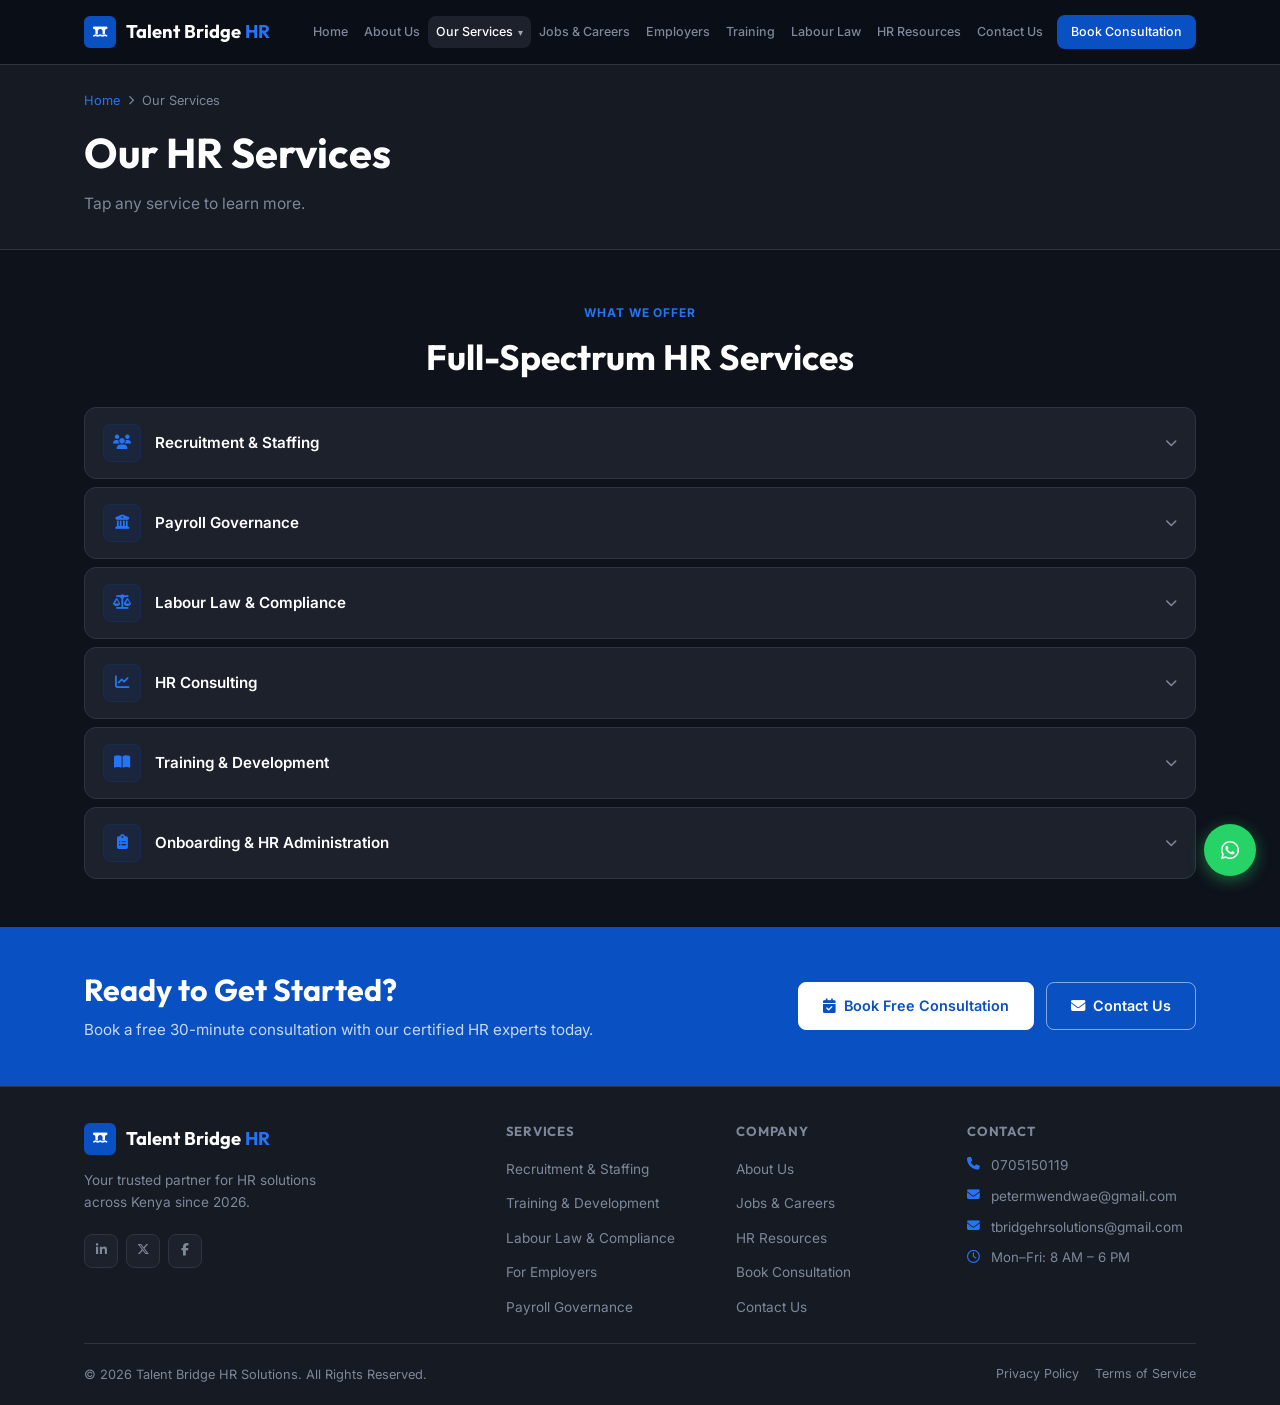
<file: services.html>
<!DOCTYPE html>
<html lang="en">
<head>
    <meta charset="UTF-8">
    <meta name="viewport" content="width=device-width,initial-scale=1.0">
    <meta name="description" content="Comprehensive HR services including recruitment, governance, training and labour law compliance.">
    <title>Our Services – Talent Bridge HR Solutions</title>
    <link rel="preconnect" href="https://fonts.googleapis.com">
    <link href="https://fonts.googleapis.com/css2?family=Inter:wght@400;500;600;700&family=Outfit:wght@600;700;800&display=swap" rel="stylesheet">
    <link rel="stylesheet" href="https://cdnjs.cloudflare.com/ajax/libs/font-awesome/6.5.0/css/all.min.css">
    <link rel="stylesheet" href="css/style.css">
    <script defer src="js/script.js"></script>
    <style>
        /* Accordion service cards */
        .accord-list { display: flex; flex-direction: column; gap: 8px; }

        .accord-item {
            background: var(--surface);
            border: 1px solid var(--border);
            border-radius: var(--radius-lg);
            overflow: hidden;
            transition: border-color 0.2s;
        }
        .accord-item.open { border-color: var(--primary); }

        .accord-header {
            display: flex;
            align-items: center;
            gap: 14px;
            padding: 16px 18px;
            cursor: pointer;
            user-select: none;
            width: 100%;
            background: none;
            border: none;
            font-family: var(--font-body);
            color: var(--white);
            text-align: left;
        }
        .accord-header:hover { background: rgba(255,255,255,0.03); }

        .accord-icon {
            width: 38px; height: 38px;
            background: rgba(30,64,175,0.12);
            border: 1px solid rgba(30,64,175,0.2);
            border-radius: var(--radius);
            display: flex; align-items: center; justify-content: center;
            color: var(--primary-light);
            font-size: 0.9rem;
            flex-shrink: 0;
        }
        .accord-title { flex: 1; font-weight: 600; font-size: 0.95rem; }
        .accord-arrow {
            color: var(--text-muted);
            font-size: 0.75rem;
            transition: transform 0.25s ease;
            flex-shrink: 0;
        }
        .accord-item.open .accord-arrow { transform: rotate(180deg); color: var(--primary-light); }

        .accord-body {
            display: none;
            padding: 0 18px 18px 70px;
            animation: fadeUp 0.2s ease;
        }
        .accord-item.open .accord-body { display: block; }

        .accord-body p {
            color: var(--text-muted);
            font-size: 0.875rem;
            line-height: 1.65;
            margin-bottom: 12px;
        }
        .accord-body ul {
            display: flex;
            flex-wrap: wrap;
            gap: 6px;
            list-style: none;
            padding: 0;
        }
        .accord-body ul li {
            background: var(--surface-2);
            border: 1px solid var(--border);
            color: var(--text-muted);
            font-size: 0.75rem;
            padding: 3px 10px;
            border-radius: 4px;
        }

        @media (max-width: 640px) {
            .accord-body { padding-left: 18px; }
        }
    </style>
</head>
<body>

<header class="site-header" id="site-header">
    <nav class="navbar">
        <div class="logo">
            <div class="logo-icon"><i class="fa-solid fa-bridge-water"></i></div>
            <span>Talent Bridge <span class="logo-accent">HR</span></span>
        </div>
        <button class="menu-btn" id="menu-btn" aria-label="Toggle menu"><span></span><span></span><span></span></button>
        <ul class="nav-links" id="nav-links">
            <li><a href="index.html">Home</a></li>
            <li><a href="about.html">About Us</a></li>
            <li class="has-dropdown">
                <a href="services.html" class="active">Our Services <span class="arrow">&#9662;</span></a>
                <ul class="dropdown">
                    <li><a href="services.html#recruitment">Recruitment</a></li>
                    <li><a href="services.html#governance">Payroll Governance</a></li>
                    <li><a href="services.html#compliance">Compliance</a></li>
                    <li><a href="services.html#consulting">HR Consulting</a></li>
                </ul>
            </li>
            <li><a href="jobs.html">Jobs &amp; Careers</a></li>
            <li><a href="employers.html">Employers</a></li>
            <li><a href="training.html">Training</a></li>
            <li><a href="labour-law.html">Labour Law</a></li>
            <li><a href="blog.html">HR Resources</a></li>
            <li><a href="contacts.html">Contact Us</a></li>
            <li><a href="consultation.html" class="nav-cta">Book Consultation</a></li>
        </ul>
    </nav>
</header>

<section class="page-hero">
    <div class="container">
        <div class="breadcrumb">
            <a href="index.html">Home</a>
            <i class="fa-solid fa-chevron-right"></i>
            <span>Our Services</span>
        </div>
        <h1>Our HR Services</h1>
        <p>Tap any service to learn more.</p>
    </div>
</section>

<section class="section">
    <div class="container">
        <div class="section-header">
            <div class="section-tag">What We Offer</div>
            <h2>Full-Spectrum HR Services</h2>
        </div>

        <div class="accord-list" id="services-accordion">

            <div class="accord-item" id="recruitment">
                <button class="accord-header" onclick="toggleAccord(this)">
                    <div class="accord-icon"><i class="fa-solid fa-users"></i></div>
                    <span class="accord-title">Recruitment &amp; Staffing</span>
                    <i class="fa-solid fa-chevron-down accord-arrow"></i>
                </button>
                <div class="accord-body">
                    <p>We source and place top talent across all industries — permanent, contract, and temporary. Our screening includes competency assessments, background checks, and reference verification.</p>
                    <ul><li>Permanent Placement</li><li>Contract Staffing</li><li>Executive Search</li><li>Volume Hiring</li></ul>
                </div>
            </div>

            <div class="accord-item" id="governance">
                <button class="accord-header" onclick="toggleAccord(this)">
                    <div class="accord-icon"><i class="fa-solid fa-building-columns"></i></div>
                    <span class="accord-title">Payroll Governance</span>
                    <i class="fa-solid fa-chevron-down accord-arrow"></i>
                </button>
                <div class="accord-body">
                    <p>Build the frameworks that keep your organisation accountable, transparent, and compliant. We help you design HR governance structures, board reporting, and internal controls that align people decisions with your business strategy.</p>
                    <ul><li>Governance Frameworks</li><li>Board &amp; Committee Advisory</li><li>Policy &amp; Controls Design</li><li>Governance Audits</li></ul>
                </div>
            </div>

            <div class="accord-item" id="compliance">
                <button class="accord-header" onclick="toggleAccord(this)">
                    <div class="accord-icon"><i class="fa-solid fa-scale-balanced"></i></div>
                    <span class="accord-title">Labour Law &amp; Compliance</span>
                    <i class="fa-solid fa-chevron-down accord-arrow"></i>
                </button>
                <div class="accord-body">
                    <p>Navigate Kenya's employment law landscape with confidence. We draft compliant contracts, handle disputes, and keep you current with all legislative changes.</p>
                    <ul><li>Contract Drafting &amp; Review</li><li>Disciplinary Procedures</li><li>Labour Dispute Resolution</li><li>Legal Advisory</li></ul>
                </div>
            </div>

            <div class="accord-item" id="consulting">
                <button class="accord-header" onclick="toggleAccord(this)">
                    <div class="accord-icon"><i class="fa-solid fa-chart-line"></i></div>
                    <span class="accord-title">HR Consulting</span>
                    <i class="fa-solid fa-chevron-down accord-arrow"></i>
                </button>
                <div class="accord-body">
                    <p>Strategic HR advisory to align your people strategy with your business objectives. From HR audits to organisational restructuring, we guide your transformation.</p>
                    <ul><li>HR Audits</li><li>Policy Development</li><li>Performance Management</li><li>Organisational Design</li></ul>
                </div>
            </div>

            <div class="accord-item">
                <button class="accord-header" onclick="toggleAccord(this)">
                    <div class="accord-icon"><i class="fa-solid fa-book-open"></i></div>
                    <span class="accord-title">Training &amp; Development</span>
                    <i class="fa-solid fa-chevron-down accord-arrow"></i>
                </button>
                <div class="accord-body">
                    <p>Upskill your workforce with tailored training programmes, leadership workshops, and professional certifications delivered by certified facilitators.</p>
                    <ul><li>Leadership Development</li><li>HR Certification</li><li>Labour Law Masterclass</li><li>Custom Corporate Training</li></ul>
                </div>
            </div>

            <div class="accord-item">
                <button class="accord-header" onclick="toggleAccord(this)">
                    <div class="accord-icon"><i class="fa-solid fa-clipboard-list"></i></div>
                    <span class="accord-title">Onboarding &amp; HR Administration</span>
                    <i class="fa-solid fa-chevron-down accord-arrow"></i>
                </button>
                <div class="accord-body">
                    <p>Streamline employee onboarding and day-to-day HR administration so your team can focus on strategic work, not paperwork.</p>
                    <ul><li>Employee Onboarding</li><li>HR Records Management</li><li>Leave Management</li><li>Benefits Administration</li></ul>
                </div>
            </div>

        </div>
    </div>
</section>

<section class="cta-banner">
    <div class="container">
        <div class="cta-text">
            <h2>Ready to Get Started?</h2>
            <p>Book a free 30-minute consultation with our certified HR experts today.</p>
        </div>
        <div class="cta-actions">
            <a href="consultation.html" class="btn btn-white"><i class="fa-solid fa-calendar-check"></i> Book Free Consultation</a>
            <a href="contacts.html" class="btn btn-outline-white"><i class="fa-solid fa-envelope"></i> Contact Us</a>
        </div>
    </div>
</section>

<footer class="site-footer" id="footer">
    <div class="footer-main">
        <div class="container">
            <div class="footer-grid">
                <div class="footer-brand">
                    <div class="logo">
                        <div class="logo-icon"><i class="fa-solid fa-bridge-water"></i></div>
                        <span>Talent Bridge <span class="logo-accent">HR</span></span>
                    </div>
                    <p>Your trusted partner for HR solutions across Kenya since 2026.</p>
                    <div class="footer-socials">
                        <a href="#" aria-label="LinkedIn"><i class="fa-brands fa-linkedin-in"></i></a>
                        <a href="#" aria-label="X/Twitter"><i class="fa-brands fa-x-twitter"></i></a>
                        <a href="#" aria-label="Facebook"><i class="fa-brands fa-facebook-f"></i></a>
                    </div>
                </div>
                <div class="footer-col">
                    <h4>Services</h4>
                    <ul>
                        <li><a href="services.html">Recruitment &amp; Staffing</a></li>
                        <li><a href="training.html">Training &amp; Development</a></li>
                        <li><a href="labour-law.html">Labour Law &amp; Compliance</a></li>
                        <li><a href="employers.html">For Employers</a></li>
                        <li><a href="services.html#governance">Payroll Governance</a></li>
                    </ul>
                </div>
                <div class="footer-col">
                    <h4>Company</h4>
                    <ul>
                        <li><a href="about.html">About Us</a></li>
                        <li><a href="jobs.html">Jobs &amp; Careers</a></li>
                        <li><a href="blog.html">HR Resources</a></li>
                        <li><a href="consultation.html">Book Consultation</a></li>
                        <li><a href="contacts.html">Contact Us</a></li>
                    </ul>
                </div>
                <div class="footer-col">
                    <h4>Contact</h4>
                    <div class="footer-contact-info">
                        <div class="contact-row"><i class="fa-solid fa-phone"></i><p><a href="tel:0705150119">0705150119</a></p></div>
                        <div class="contact-row"><i class="fa-solid fa-envelope"></i><p><a href="mailto:petermwendwae@gmail.com">petermwendwae@gmail.com</a></p></div>
                        <div class="contact-row"><i class="fa-solid fa-envelope"></i><p><a href="mailto:tbridgehrsolutions@gmail.com">tbridgehrsolutions@gmail.com</a></p></div>
                        <div class="contact-row"><i class="fa-regular fa-clock"></i><p>Mon–Fri: 8 AM – 6 PM</p></div>
                    </div>
                </div>
            </div>
        </div>
    </div>
    <div class="container">
        <div class="footer-bottom">
            <p>&copy; 2026 Talent Bridge HR Solutions. All Rights Reserved.</p>
            <div class="footer-legal"><a href="#">Privacy Policy</a><a href="#">Terms of Service</a></div>
        </div>
    </div>
</footer>

<a href="https://wa.me/254705150119?text=Hello%20Talent%20Bridge%20HR" class="whatsapp-float" target="_blank" aria-label="WhatsApp">
    <i class="fa-brands fa-whatsapp"></i>
</a>

<script>
function toggleAccord(btn) {
    const item = btn.closest('.accord-item');
    const isOpen = item.classList.contains('open');
    // close all others
    document.querySelectorAll('.accord-item.open').forEach(el => el.classList.remove('open'));
    // toggle this one
    if (!isOpen) item.classList.add('open');
}
</script>

</body>
</html>
</file>
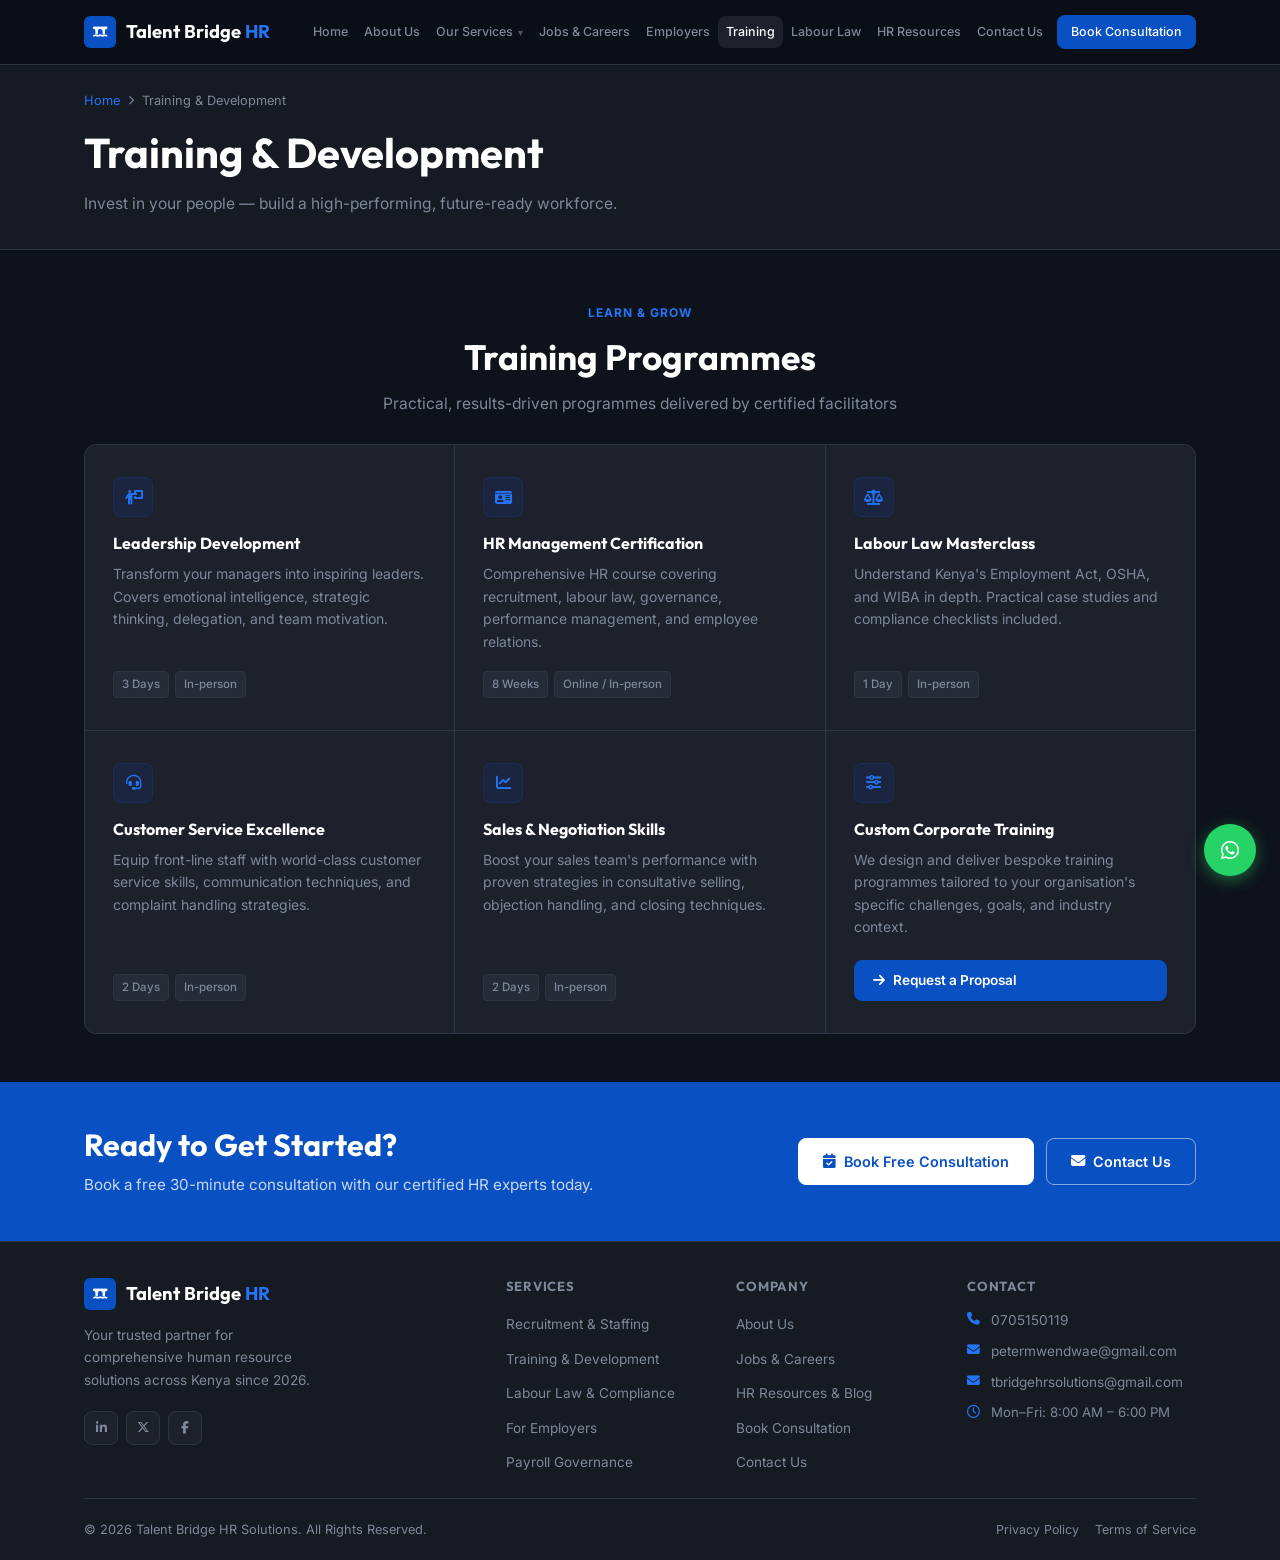
<file: training.html>
<!DOCTYPE html>
<html lang="en">
<head>
    <meta charset="UTF-8">
    <meta name="viewport" content="width=device-width,initial-scale=1.0">
    <meta name="description" content="Professional HR and leadership training programmes in Kenya by Talent Bridge HR Solutions.">
    <title>Training & Development – Talent Bridge HR Solutions</title>
    <link rel="preconnect" href="https://fonts.googleapis.com">
    <link href="https://fonts.googleapis.com/css2?family=Inter:wght@300;400;500;600;700&family=Outfit:wght@400;600;700;800&display=swap" rel="stylesheet">
    <link rel="stylesheet" href="https://cdnjs.cloudflare.com/ajax/libs/font-awesome/6.5.0/css/all.min.css">
    <link rel="stylesheet" href="css/style.css">
    <script defer src="js/script.js"></script>
</head>
<body>
<header class="site-header" id="site-header">
    <nav class="navbar">
        <div class="logo">
            <div class="logo-icon"><i class="fa-solid fa-bridge-water"></i></div>
            <span>Talent Bridge <span class="logo-accent">HR</span></span>
        </div>
        <button class="menu-btn" id="menu-btn" aria-label="Toggle menu"><span></span><span></span><span></span></button>
        <ul class="nav-links" id="nav-links">
            <li><a href="index.html">Home</a></li>
            <li><a href="about.html">About Us</a></li>
            <li class="has-dropdown">
                <a href="services.html">Our Services <span class="arrow">&#9662;</span></a>
                <ul class="dropdown">
                    <li><a href="services.html#recruitment">Recruitment</a></li>
                    <li><a href="services.html#governance">Payroll Governance</a></li>
                    <li><a href="services.html#compliance">Compliance</a></li>
                    <li><a href="services.html#consulting">HR Consulting</a></li>
                </ul>
            </li>
            <li><a href="jobs.html">Jobs &amp; Careers</a></li>
            <li><a href="employers.html">Employers</a></li>
            <li><a href="training.html"  class="active">Training</a></li>
            <li><a href="labour-law.html">Labour Law</a></li>
            <li><a href="blog.html">HR Resources</a></li>
            <li><a href="contacts.html">Contact Us</a></li>
            <li><a href="consultation.html" class="nav-cta">Book Consultation</a></li>
        </ul>
    </nav>
</header>
<section class="page-hero">
    <div class="container">
        <div class="breadcrumb">
            <a href="index.html">Home</a>
            <i class="fa-solid fa-chevron-right"></i>
            <span>Training &amp; Development</span>
        </div>
        <h1>Training &amp; Development</h1>
        <p>Invest in your people — build a high-performing, future-ready workforce.</p>
    </div>
</section>

<section class="section">
    <div class="container">
        <div class="section-header">
            <div class="section-tag">Learn &amp; Grow</div>
            <h2>Training Programmes</h2>
            <p>Practical, results-driven programmes delivered by certified facilitators</p>
        </div>
        <div class="services-grid">
            <div class="service-card">
                <div class="service-icon"><i class="fa-solid fa-person-chalkboard"></i></div>
                <h3>Leadership Development</h3>
                <p>Transform your managers into inspiring leaders. Covers emotional intelligence, strategic thinking, delegation, and team motivation.</p>
                <div style="display:flex;gap:6px;margin-top:8px;flex-wrap:wrap;">
                    <span class="tag">3 Days</span><span class="tag">In-person</span>
                </div>
            </div>
            <div class="service-card">
                <div class="service-icon"><i class="fa-solid fa-id-card"></i></div>
                <h3>HR Management Certification</h3>
                <p>Comprehensive HR course covering recruitment, labour law, governance, performance management, and employee relations.</p>
                <div style="display:flex;gap:6px;margin-top:8px;flex-wrap:wrap;">
                    <span class="tag">8 Weeks</span><span class="tag">Online / In-person</span>
                </div>
            </div>
            <div class="service-card">
                <div class="service-icon"><i class="fa-solid fa-scale-balanced"></i></div>
                <h3>Labour Law Masterclass</h3>
                <p>Understand Kenya's Employment Act, OSHA, and WIBA in depth. Practical case studies and compliance checklists included.</p>
                <div style="display:flex;gap:6px;margin-top:8px;flex-wrap:wrap;">
                    <span class="tag">1 Day</span><span class="tag">In-person</span>
                </div>
            </div>
            <div class="service-card">
                <div class="service-icon"><i class="fa-solid fa-headset"></i></div>
                <h3>Customer Service Excellence</h3>
                <p>Equip front-line staff with world-class customer service skills, communication techniques, and complaint handling strategies.</p>
                <div style="display:flex;gap:6px;margin-top:8px;flex-wrap:wrap;">
                    <span class="tag">2 Days</span><span class="tag">In-person</span>
                </div>
            </div>
            <div class="service-card">
                <div class="service-icon"><i class="fa-solid fa-chart-line"></i></div>
                <h3>Sales &amp; Negotiation Skills</h3>
                <p>Boost your sales team's performance with proven strategies in consultative selling, objection handling, and closing techniques.</p>
                <div style="display:flex;gap:6px;margin-top:8px;flex-wrap:wrap;">
                    <span class="tag">2 Days</span><span class="tag">In-person</span>
                </div>
            </div>
            <div class="service-card">
                <div class="service-icon"><i class="fa-solid fa-sliders"></i></div>
                <h3>Custom Corporate Training</h3>
                <p>We design and deliver bespoke training programmes tailored to your organisation's specific challenges, goals, and industry context.</p>
                <a href="consultation.html" class="btn btn-primary btn-sm" style="margin-top:12px;"><i class="fa-solid fa-arrow-right"></i> Request a Proposal</a>
            </div>
        </div>
    </div>
</section>

<section class="cta-banner">
    <div class="container">
        <div class="cta-text">
            <h2>Ready to Get Started?</h2>
            <p>Book a free 30-minute consultation with our certified HR experts today.</p>
        </div>
        <div class="cta-actions">
            <a href="consultation.html" class="btn btn-white"><i class="fa-solid fa-calendar-check"></i> Book Free Consultation</a>
            <a href="contacts.html" class="btn btn-outline-white"><i class="fa-solid fa-envelope"></i> Contact Us</a>
        </div>
    </div>
</section>
<footer class="site-footer" id="footer">
    <div class="footer-main">
        <div class="container">
            <div class="footer-grid">
                <div class="footer-brand">
                    <div class="logo">
                        <div class="logo-icon"><i class="fa-solid fa-bridge-water"></i></div>
                        <span>Talent Bridge <span class="logo-accent">HR</span></span>
                    </div>
                    <p>Your trusted partner for comprehensive human resource solutions across Kenya since 2026.</p>
                    <div class="footer-socials">
                        <a href="#" aria-label="LinkedIn"><i class="fa-brands fa-linkedin-in"></i></a>
                        <a href="#" aria-label="X/Twitter"><i class="fa-brands fa-x-twitter"></i></a>
                        <a href="#" aria-label="Facebook"><i class="fa-brands fa-facebook-f"></i></a>
                    </div>
                </div>
                <div class="footer-col">
                    <h4>Services</h4>
                    <ul>
                        <li><a href="services.html">Recruitment &amp; Staffing</a></li>
                        <li><a href="training.html">Training &amp; Development</a></li>
                        <li><a href="labour-law.html">Labour Law &amp; Compliance</a></li>
                        <li><a href="employers.html">For Employers</a></li>
                        <li><a href="services.html#governance">Payroll Governance</a></li>
                    </ul>
                </div>
                <div class="footer-col">
                    <h4>Company</h4>
                    <ul>
                        <li><a href="about.html">About Us</a></li>
                        <li><a href="jobs.html">Jobs &amp; Careers</a></li>
                        <li><a href="blog.html">HR Resources &amp; Blog</a></li>
                        <li><a href="consultation.html">Book Consultation</a></li>
                        <li><a href="contacts.html">Contact Us</a></li>
                    </ul>
                </div>
                <div class="footer-col">
                    <h4>Contact</h4>
                    <div class="footer-contact-info">
                        <div class="contact-row"><i class="fa-solid fa-phone"></i><p><a href="tel:0705150119">0705150119</a></p></div>
                        <div class="contact-row"><i class="fa-solid fa-envelope"></i><p><a href="mailto:petermwendwae@gmail.com">petermwendwae@gmail.com</a></p></div>
                        <div class="contact-row"><i class="fa-solid fa-envelope"></i><p><a href="mailto:tbridgehrsolutions@gmail.com">tbridgehrsolutions@gmail.com</a></p></div>
                        <div class="contact-row"><i class="fa-regular fa-clock"></i><p>Mon–Fri: 8:00 AM – 6:00 PM</p></div>
                    </div>
                </div>
            </div>
        </div>
    </div>
    <div class="container">
        <div class="footer-bottom">
            <p>&copy; 2026 Talent Bridge HR Solutions. All Rights Reserved.</p>
            <div class="footer-legal"><a href="#">Privacy Policy</a><a href="#">Terms of Service</a></div>
        </div>
    </div>
</footer>
<a href="https://wa.me/254705150119?text=Hello%20Talent%20Bridge%20HR" class="whatsapp-float" target="_blank" aria-label="WhatsApp">
    <i class="fa-brands fa-whatsapp"></i>
</a>
</body>
</html>
</file>
<file: css/style.css>
/* ========================================================
   Talent Bridge HR Solutions — style.css
   Clean, Professional Corporate Design
   ======================================================== */

/* ── Google Fonts + Font Awesome loaded in HTML ───────── */

:root {
    --primary:        hsl(217, 91%, 40%);
    --primary-light:  hsl(217, 91%, 55%);
    --primary-dark:   hsl(217, 91%, 30%);
    --accent:         hsl(160, 64%, 40%);
    --dark:           hsl(220, 30%, 8%);
    --dark-2:         hsl(220, 26%, 11%);
    --surface:        hsl(220, 22%, 14%);
    --surface-2:      hsl(220, 20%, 18%);
    --border:         hsl(220, 18%, 22%);
    --text:           hsl(220, 15%, 85%);
    --text-muted:     hsl(220, 12%, 55%);
    --white:          #ffffff;
    --shadow:         0 1px 4px rgba(0,0,0,0.3), 0 4px 16px rgba(0,0,0,0.2);
    --shadow-lg:      0 8px 32px rgba(0,0,0,0.35);
    --radius:         8px;
    --radius-lg:      12px;
    --transition:     all 0.2s ease;
    --font-body:      'Inter', sans-serif;
    --font-head:      'Outfit', sans-serif;
    --max-width:      1160px;
}

/* ── Reset ───────────────────────────────────────────── */
*, *::before, *::after { box-sizing: border-box; margin: 0; padding: 0; }
html { scroll-behavior: smooth; }
body {
    font-family: var(--font-body);
    background: var(--dark);
    color: var(--text);
    line-height: 1.65;
    font-size: 16px;
    -webkit-font-smoothing: antialiased;
}
a { text-decoration: none; color: inherit; transition: var(--transition); }
img { max-width: 100%; display: block; }
ul { list-style: none; }
h1, h2, h3, h4 { font-family: var(--font-head); line-height: 1.25; color: var(--white); }

.container { max-width: var(--max-width); margin: 0 auto; padding: 0 24px; }

/* ── Buttons ─────────────────────────────────────────── */
.btn {
    display: inline-flex;
    align-items: center;
    gap: 8px;
    padding: 11px 24px;
    border-radius: var(--radius);
    font-family: var(--font-body);
    font-weight: 600;
    font-size: 0.9rem;
    cursor: pointer;
    border: 1.5px solid transparent;
    transition: var(--transition);
    white-space: nowrap;
}
.btn-primary {
    background: var(--primary);
    color: var(--white);
    border-color: var(--primary);
}
.btn-primary:hover { background: var(--primary-dark); border-color: var(--primary-dark); }

.btn-outline {
    background: transparent;
    color: var(--text);
    border-color: var(--border);
}
.btn-outline:hover { border-color: var(--primary-light); color: var(--white); }

.btn-white { background: var(--white); color: var(--primary); border-color: var(--white); }
.btn-white:hover { background: hsl(217, 91%, 95%); }

.btn-outline-white { background: transparent; color: var(--white); border-color: rgba(255,255,255,0.5); }
.btn-outline-white:hover { background: rgba(255,255,255,0.1); border-color: var(--white); }

.btn-sm { padding: 8px 18px; font-size: 0.85rem; }

/* ── Section Layout ──────────────────────────────────── */
.section { padding: 48px 0; }
.section-alt { background: var(--dark-2); }

.section-header { text-align: center; max-width: 580px; margin: 0 auto 28px; }
.section-tag {
    display: inline-block;
    font-size: 0.75rem;
    font-weight: 700;
    letter-spacing: 0.08em;
    text-transform: uppercase;
    color: var(--primary-light);
    margin-bottom: 12px;
}
.section-header h2 { font-size: clamp(1.6rem, 3.5vw, 2.2rem); margin-bottom: 12px; }
.section-header p { color: var(--text-muted); font-size: 0.975rem; }
.section-cta { text-align: center; margin-top: 24px; }

/* ── Navbar ──────────────────────────────────────────── */
.site-header {
    position: fixed;
    top: 0; left: 0; right: 0;
    z-index: 1000;
    background: rgba(10, 14, 22, 0.92);
    backdrop-filter: blur(16px);
    border-bottom: 1px solid var(--border);
}
.navbar {
    display: flex;
    align-items: center;
    justify-content: space-between;
    max-width: var(--max-width);
    margin: 0 auto;
    padding: 0 24px;
    height: 64px;
    gap: 12px;
}
.logo {
    display: flex;
    align-items: center;
    gap: 10px;
    font-family: var(--font-head);
    font-weight: 700;
    font-size: 1.15rem;
    color: var(--white);
    white-space: nowrap;
    flex-shrink: 0;
}
.logo-icon {
    width: 32px;
    height: 32px;
    background: var(--primary);
    border-radius: 6px;
    display: flex;
    align-items: center;
    justify-content: center;
    color: var(--white);
    font-size: 0.8rem;
}
.logo-accent { color: var(--primary-light); }

.nav-links {
    display: flex;
    align-items: center;
    gap: 0;
}
.nav-links li { position: relative; }
.nav-links a {
    display: block;
    padding: 6px 8px;
    font-size: 0.78rem;
    font-weight: 500;
    color: var(--text-muted);
    border-radius: var(--radius);
    white-space: nowrap;
}
.nav-links a:hover, .nav-links a.active { color: var(--white); background: var(--surface); }
.nav-links a.nav-cta {
    background: var(--primary);
    color: var(--white);
    margin-left: 6px;
    padding: 7px 14px;
}
.nav-links a.nav-cta:hover { background: var(--primary-dark); }

/* Dropdown */
.has-dropdown { position: relative; }
.dropdown {
    display: none;
    position: absolute;
    top: calc(100% + 6px);
    left: 0;
    background: var(--dark-2);
    border: 1px solid var(--border);
    border-radius: var(--radius-lg);
    min-width: 190px;
    padding: 6px;
    box-shadow: var(--shadow-lg);
    z-index: 100;
}
.has-dropdown:hover .dropdown { display: block; }
.dropdown a { padding: 9px 12px; font-size: 0.85rem; border-radius: var(--radius); }
.arrow { font-size: 0.65rem; opacity: 0.6; margin-left: 2px; }

/* Hamburger */
.menu-btn {
    display: none;
    flex-direction: column;
    gap: 5px;
    background: none;
    border: none;
    cursor: pointer;
    padding: 8px;
    flex-shrink: 0;
}
.menu-btn span { display: block; width: 22px; height: 2px; background: var(--white); border-radius: 2px; transition: var(--transition); }

/* ── Hero ────────────────────────────────────────────── */
.hero {
    padding: 96px 0 48px;
    border-bottom: 1px solid var(--border);
}
.hero-inner {
    display: grid;
    grid-template-columns: 1fr 1fr;
    gap: 64px;
    align-items: center;
}
.hero-label {
    display: inline-flex;
    align-items: center;
    gap: 8px;
    font-size: 0.78rem;
    font-weight: 600;
    letter-spacing: 0.06em;
    text-transform: uppercase;
    color: var(--primary-light);
    margin-bottom: 20px;
}
.hero-label i { font-size: 0.75rem; }
.hero h1 { font-size: clamp(2rem, 4vw, 3rem); margin-bottom: 16px; }
.hero h1 span { color: var(--primary-light); }
.hero p { color: var(--text-muted); font-size: 1rem; max-width: 480px; margin-bottom: 16px; line-height: 1.7; }
.hero-actions { display: flex; gap: 12px; flex-wrap: wrap; }

.hero-stats {
    display: grid;
    grid-template-columns: repeat(3, 1fr);
    gap: 1px;
    background: var(--border);
    border: 1px solid var(--border);
    border-radius: var(--radius-lg);
    overflow: hidden;
}
.stat-item {
    background: var(--surface);
    padding: 28px 20px;
    text-align: center;
}
.stat-item .num {
    font-family: var(--font-head);
    font-size: 2rem;
    font-weight: 800;
    color: var(--white);
    display: block;
}
.stat-item .lbl { font-size: 0.78rem; color: var(--text-muted); margin-top: 4px; display: block; }

.hero-features {
    display: flex;
    flex-direction: column;
    gap: 12px;
    margin-top: 24px;
}
.hero-feature {
    display: flex;
    align-items: center;
    gap: 12px;
    background: var(--surface);
    border: 1px solid var(--border);
    border-radius: var(--radius);
    padding: 16px 18px;
}
.hero-feature i { color: var(--primary-light); font-size: 1rem; width: 18px; text-align: center; flex-shrink: 0; }
.hero-feature span { font-size: 0.9rem; font-weight: 500; color: var(--text); }

/* ── Services Grid ───────────────────────────────────── */
.services-grid {
    display: grid;
    grid-template-columns: repeat(3, 1fr);
    gap: 1px;
    background: var(--border);
    border: 1px solid var(--border);
    border-radius: var(--radius-lg);
    overflow: hidden;
}
.service-card {
    background: var(--surface);
    padding: 32px 28px;
    display: flex;
    flex-direction: column;
    gap: 10px;
    transition: var(--transition);
    cursor: pointer;
}
.service-card:hover { background: var(--surface-2); }
.service-card:hover .service-link { color: var(--white); }
.service-icon {
    width: 40px;
    height: 40px;
    border-radius: var(--radius);
    background: rgba(30, 64, 175, 0.15);
    border: 1px solid rgba(30, 64, 175, 0.25);
    display: flex;
    align-items: center;
    justify-content: center;
    color: var(--primary-light);
    font-size: 0.95rem;
    margin-bottom: 6px;
    flex-shrink: 0;
}
.service-card h3 { font-size: 1rem; font-weight: 700; }
.service-card p { color: var(--text-muted); font-size: 0.875rem; flex: 1; line-height: 1.6; }
.service-link { font-size: 0.8rem; font-weight: 600; color: var(--primary-light); margin-top: 4px; }

/* ── Jobs ────────────────────────────────────────────── */
.jobs-grid { display: grid; grid-template-columns: repeat(3, 1fr); gap: 16px; }
.job-card {
    background: var(--surface);
    border: 1px solid var(--border);
    border-radius: var(--radius-lg);
    padding: 24px;
    display: flex;
    flex-direction: column;
    gap: 14px;
    transition: var(--transition);
    position: relative;
}
.job-card:hover { border-color: var(--primary); }
.job-badge {
    position: absolute;
    top: 16px; right: 16px;
    background: var(--primary);
    color: var(--white);
    font-size: 0.68rem;
    font-weight: 700;
    padding: 3px 9px;
    border-radius: 4px;
    letter-spacing: 0.04em;
    text-transform: uppercase;
}
.job-badge.new { background: var(--accent); }
.job-badge.remote { background: var(--surface-2); color: var(--text-muted); border: 1px solid var(--border); }
.job-icon {
    width: 44px; height: 44px;
    background: var(--surface-2);
    border: 1px solid var(--border);
    border-radius: var(--radius);
    display: flex; align-items: center; justify-content: center;
    color: var(--primary-light);
    font-size: 1rem;
    flex-shrink: 0;
}
.job-top { display: flex; align-items: flex-start; gap: 12px; }
.job-title { font-size: 0.975rem; color: var(--white); font-weight: 700; margin-bottom: 3px; }
.job-company { color: var(--text-muted); font-size: 0.82rem; }
.job-meta { display: flex; flex-wrap: wrap; gap: 12px; }
.job-meta-item { display: flex; align-items: center; gap: 5px; font-size: 0.78rem; color: var(--text-muted); }
.job-meta-item i { font-size: 0.7rem; color: var(--primary-light); }
.job-tags { display: flex; gap: 6px; flex-wrap: wrap; }
.tag {
    background: var(--surface-2);
    border: 1px solid var(--border);
    color: var(--text-muted);
    font-size: 0.72rem;
    padding: 3px 8px;
    border-radius: 4px;
    font-weight: 500;
}

.jobs-state {
    grid-column: 1 / -1;
    text-align: center;
    padding: 48px 20px;
    background: var(--surface);
    border: 1px dashed var(--border);
    border-radius: var(--radius-lg);
    color: var(--text-muted);
    font-size: 0.9rem;
    line-height: 1.7;
}
.jobs-state i { display: block; font-size: 1.6rem; color: var(--primary-light); margin-bottom: 10px; }
.jobs-state a { color: var(--primary-light); }
.job-desc { color: var(--text-muted); font-size: 0.82rem; line-height: 1.6; }

/* ── Application modal ───────────────────────────────── */
.modal-overlay {
    position: fixed;
    inset: 0;
    z-index: 2000;
    display: none;
    align-items: flex-start;
    justify-content: center;
    padding: 24px;
    background: rgba(8, 11, 18, 0.82);
    backdrop-filter: blur(4px);
    overflow-y: auto;
}
.modal-overlay.open { display: flex; }
.modal {
    position: relative;
    width: 100%;
    max-width: 560px;
    margin: auto;
    background: var(--surface);
    border: 1px solid var(--border);
    border-radius: var(--radius-lg);
    padding: 28px;
    box-shadow: var(--shadow-lg);
}
.modal-close {
    position: absolute;
    top: 14px;
    right: 14px;
    background: none;
    border: none;
    color: var(--text-muted);
    font-size: 1.1rem;
    cursor: pointer;
    padding: 6px;
}
.modal-close:hover { color: var(--white); }
.modal h3 { font-size: 1.15rem; margin-bottom: 4px; padding-right: 32px; }
.modal-sub { color: var(--text-muted); font-size: 0.85rem; margin-bottom: 18px; }
.modal .file-note { color: var(--text-muted); font-size: 0.72rem; margin-top: 4px; }
.modal .success-box { margin-top: 0; }
body.modal-open { overflow: hidden; }

/* ── Vacancy Advertising ─────────────────────────────── */
.vacancy-ad {
    display: grid;
    grid-template-columns: 1.2fr 1fr;
    gap: 40px;
    align-items: center;
    background: linear-gradient(135deg, var(--surface), var(--dark-2));
    border: 1px solid var(--border);
    border-radius: var(--radius-lg);
    padding: 40px;
}
.vacancy-ad-content h2 { font-size: clamp(1.5rem, 3vw, 2rem); margin-bottom: 12px; }
.vacancy-ad-content p { color: var(--text-muted); font-size: 0.975rem; line-height: 1.7; margin-bottom: 22px; max-width: 52ch; }
.vacancy-ad-actions { display: flex; gap: 12px; flex-wrap: wrap; }
.vacancy-ad-steps { display: flex; flex-direction: column; gap: 18px; }
.vacancy-ad-steps li { display: flex; align-items: flex-start; gap: 14px; }
.vacancy-ad-steps li > span {
    width: 34px; height: 34px;
    display: flex; align-items: center; justify-content: center;
    background: rgba(30, 64, 175, 0.12);
    border: 1px solid rgba(30, 64, 175, 0.2);
    border-radius: var(--radius);
    color: var(--primary-light);
    font-family: var(--font-head);
    font-weight: 700;
    font-size: 0.8rem;
    flex-shrink: 0;
}
.vacancy-ad-steps strong { display: block; color: var(--white); font-size: 0.9rem; margin-bottom: 2px; }
.vacancy-ad-steps p { color: var(--text-muted); font-size: 0.82rem; line-height: 1.55; }

@media (max-width: 900px) {
    .vacancy-ad { grid-template-columns: 1fr; padding: 28px; gap: 28px; }
}

/* ── Two-column layout ───────────────────────────────── */
.two-col { display: grid; grid-template-columns: 1fr 1fr; gap: 64px; align-items: center; }
.two-col .col-content p { color: var(--text-muted); margin-bottom: 14px; font-size: 0.975rem; line-height: 1.7; }

/* ── Check list ──────────────────────────────────────── */
.check-list { display: flex; flex-direction: column; gap: 16px; margin-bottom: 16px; }
.check-item { display: flex; gap: 14px; align-items: flex-start; }
.check-item i { color: var(--accent); margin-top: 2px; font-size: 0.85rem; flex-shrink: 0; }
.check-item h4 { font-size: 0.9rem; color: var(--white); margin-bottom: 2px; }
.check-item p { font-size: 0.83rem; color: var(--text-muted); line-height: 1.5; }

/* ── Testimonial ─────────────────────────────────────── */
.testimonial-box {
    background: var(--surface);
    border: 1px solid var(--border);
    border-radius: var(--radius-lg);
    padding: 32px;
    margin-bottom: 16px;
}
.testimonial-box blockquote {
    font-size: 0.95rem;
    color: var(--text);
    line-height: 1.7;
    font-style: italic;
    margin-bottom: 20px;
    border-left: 3px solid var(--primary);
    padding-left: 16px;
}
.t-author { display: flex; align-items: center; gap: 12px; }
.t-avatar {
    width: 40px; height: 40px;
    background: var(--primary);
    border-radius: 50%;
    display: flex; align-items: center; justify-content: center;
    font-size: 0.8rem;
    font-weight: 700;
    color: var(--white);
    flex-shrink: 0;
}
.t-author strong { font-size: 0.875rem; color: var(--white); display: block; }
.t-author span { font-size: 0.78rem; color: var(--text-muted); }
.t-stars { display: flex; gap: 3px; margin-top: 12px; }
.t-stars i { color: hsl(42, 100%, 60%); font-size: 0.8rem; }

.stat-highlight {
    background: var(--primary);
    border-radius: var(--radius-lg);
    padding: 28px;
    text-align: center;
}
.stat-highlight .num { font-family: var(--font-head); font-size: 2.8rem; font-weight: 800; color: var(--white); }
.stat-highlight .lbl { font-size: 0.85rem; color: rgba(255,255,255,0.8); margin-top: 6px; }

/* ── Blog Cards ──────────────────────────────────────── */
.blog-grid { display: grid; grid-template-columns: repeat(3, 1fr); gap: 16px; }
.blog-card {
    background: var(--surface);
    border: 1px solid var(--border);
    border-radius: var(--radius-lg);
    padding: 24px;
    display: flex;
    flex-direction: column;
    gap: 10px;
    transition: var(--transition);
    color: inherit;
}
.blog-card:hover { border-color: var(--primary); }
.blog-cat {
    font-size: 0.72rem;
    font-weight: 700;
    letter-spacing: 0.06em;
    text-transform: uppercase;
    color: var(--primary-light);
}
.blog-card h3 { font-size: 0.925rem; line-height: 1.45; }
.blog-card p { color: var(--text-muted); font-size: 0.82rem; flex: 1; line-height: 1.6; }
.blog-meta { font-size: 0.75rem; color: var(--text-muted); display: flex; align-items: center; gap: 6px; margin-top: 4px; }
.blog-meta i { font-size: 0.68rem; }

/* ── CTA Banner ──────────────────────────────────────── */
.cta-banner { background: var(--primary); padding: 44px 0; }
.cta-banner .container { display: flex; align-items: center; justify-content: space-between; gap: 40px; flex-wrap: wrap; }
.cta-text h2 { font-size: clamp(1.4rem, 3vw, 1.9rem); color: var(--white); margin-bottom: 8px; }
.cta-text p { color: rgba(255,255,255,0.78); font-size: 0.95rem; }
.cta-actions { display: flex; gap: 12px; flex-wrap: wrap; flex-shrink: 0; }

/* ── Footer ──────────────────────────────────────────── */
.site-footer { background: var(--dark-2); border-top: 1px solid var(--border); }
.footer-main { padding: 36px 0 24px; }
.footer-grid {
    display: grid;
    grid-template-columns: 2fr 1fr 1fr 1.2fr;
    gap: 40px;
}
.footer-brand p { color: var(--text-muted); font-size: 0.85rem; margin: 14px 0 20px; max-width: 240px; line-height: 1.65; }
.footer-socials { display: flex; gap: 8px; }
.footer-socials a {
    width: 34px; height: 34px;
    background: var(--surface);
    border: 1px solid var(--border);
    border-radius: var(--radius);
    display: flex; align-items: center; justify-content: center;
    color: var(--text-muted);
    font-size: 0.78rem;
    transition: var(--transition);
}
.footer-socials a:hover { background: var(--primary); color: var(--white); border-color: var(--primary); }

.footer-col h4 { font-size: 0.82rem; font-weight: 700; letter-spacing: 0.06em; text-transform: uppercase; color: var(--text-muted); margin-bottom: 16px; }
.footer-col ul { display: flex; flex-direction: column; gap: 8px; }
.footer-col a { color: var(--text-muted); font-size: 0.85rem; }
.footer-col a:hover { color: var(--white); }

.footer-contact-info { display: flex; flex-direction: column; gap: 10px; }
.contact-row { display: flex; align-items: flex-start; gap: 10px; }
.contact-row i { color: var(--primary-light); font-size: 0.8rem; margin-top: 3px; flex-shrink: 0; width: 14px; }
.contact-row p { color: var(--text-muted); font-size: 0.83rem; line-height: 1.5; }
.contact-row a { color: var(--text-muted); }
.contact-row a:hover { color: var(--primary-light); }

.footer-bottom {
    border-top: 1px solid var(--border);
    padding: 20px 0;
    display: flex;
    justify-content: space-between;
    align-items: center;
    flex-wrap: wrap;
    gap: 12px;
}
.footer-bottom p { color: var(--text-muted); font-size: 0.8rem; }
.footer-legal { display: flex; gap: 16px; }
.footer-legal a { color: var(--text-muted); font-size: 0.78rem; }
.footer-legal a:hover { color: var(--white); }

/* ── WhatsApp Float ──────────────────────────────────── */
.whatsapp-float {
    position: fixed;
    bottom: 24px; right: 24px;
    width: 52px; height: 52px;
    background: #25D366;
    border-radius: 50%;
    display: flex; align-items: center; justify-content: center;
    color: var(--white);
    font-size: 1.3rem;
    box-shadow: 0 4px 16px rgba(37,211,102,0.45);
    z-index: 999;
    transition: var(--transition);
}
.whatsapp-float:hover { transform: translateY(-2px); box-shadow: 0 6px 20px rgba(37,211,102,0.55); }

/* ── Page Hero ───────────────────────────────────────── */
.page-hero {
    padding: 90px 0 32px;
    border-bottom: 1px solid var(--border);
    background: var(--dark-2);
}
.breadcrumb { display: flex; gap: 8px; align-items: center; font-size: 0.8rem; color: var(--text-muted); margin-bottom: 16px; }
.breadcrumb a { color: var(--primary-light); }
.breadcrumb i { font-size: 0.6rem; }
.page-hero h1 { font-size: clamp(1.8rem, 4vw, 2.6rem); margin-bottom: 12px; }
.page-hero p { color: var(--text-muted); font-size: 0.975rem; max-width: 560px; }

/* ── Contact / Consultation forms ───────────────────── */
.form-group { display: flex; flex-direction: column; gap: 6px; margin-bottom: 16px; }
.form-group.half { display: contents; }
.form-row { display: grid; grid-template-columns: 1fr 1fr; gap: 16px; }
label { font-size: 0.8rem; font-weight: 600; color: var(--text-muted); }
input, select, textarea {
    background: var(--surface-2);
    border: 1px solid var(--border);
    border-radius: var(--radius);
    padding: 11px 14px;
    color: var(--white);
    font-size: 0.9rem;
    font-family: var(--font-body);
    width: 100%;
    transition: var(--transition);
}
input:focus, select:focus, textarea:focus {
    outline: none;
    border-color: var(--primary-light);
    box-shadow: 0 0 0 3px rgba(30, 64, 175, 0.15);
}
select option { background: var(--dark-2); }
textarea { resize: vertical; min-height: 120px; }
.form-submit { background: var(--surface); border: 1px solid var(--border); border-radius: var(--radius-lg); padding: 36px; }
.form-submit h2 { margin-bottom: 6px; font-size: 1.3rem; }
.form-submit > p { color: var(--text-muted); font-size: 0.875rem; margin-bottom: 24px; }
.success-box { display:none; text-align:center; padding:32px; background:rgba(52,168,83,0.08); border:1px solid var(--accent); border-radius:var(--radius-lg); margin-top:16px; }
.success-box i { font-size:2.5rem; color:var(--accent); margin-bottom:12px; display:block; }
.success-box h3 { color:var(--white); margin-bottom:6px; }
.success-box p { color:var(--text-muted); font-size:0.875rem; }

.form-error { color:hsl(0, 72%, 62%); font-size:0.85rem; margin-top:10px; }
.hp-field { position:absolute; left:-9999px; width:1px; height:1px; overflow:hidden; }

/* ── Sidebar info cards ──────────────────────────────── */
.info-card { background: var(--surface); border: 1px solid var(--border); border-radius: var(--radius-lg); padding: 24px; margin-bottom: 16px; }
.info-card h3 { font-size: 0.95rem; margin-bottom: 16px; }

/* ── Process Steps ───────────────────────────────────── */
.process-grid { display: grid; grid-template-columns: repeat(4, 1fr); gap: 16px; margin-top: 28px; }
.process-step { background: var(--surface); border: 1px solid var(--border); border-radius: var(--radius-lg); padding: 24px; }
.step-num { font-size: 0.72rem; font-weight: 700; letter-spacing: 0.06em; color: var(--primary-light); text-transform: uppercase; margin-bottom: 12px; }
.process-step i { font-size: 1.2rem; color: var(--primary-light); margin-bottom: 12px; display: block; }
.process-step h3 { font-size: 0.95rem; margin-bottom: 8px; }
.process-step p { font-size: 0.83rem; color: var(--text-muted); line-height: 1.6; }

/* ── Law list ────────────────────────────────────────── */
.law-grid { display: grid; grid-template-columns: repeat(3, 1fr); gap: 10px; margin-top: 24px; }
.law-item { display: flex; align-items: center; gap: 8px; font-size: 0.85rem; color: var(--text-muted); }
.law-item i { color: var(--accent); font-size: 0.75rem; }

/* ── Animations (subtle) ─────────────────────────────── */
@keyframes fadeUp { from { opacity:0; transform:translateY(16px); } to { opacity:1; transform:none; } }

/* ── Responsive ──────────────────────────────────────── */
@media (max-width: 1100px) {
    .footer-grid { grid-template-columns: 1fr 1fr; }
    .services-grid { grid-template-columns: repeat(2, 1fr); }
    .hero-inner, .two-col { grid-template-columns: 1fr; gap: 40px; }
    .hero-stats { grid-template-columns: repeat(3, 1fr); }
}

@media (max-width: 1200px) {
    .navbar { padding: 0 24px; }
    .menu-btn { display: flex; }
    .nav-links {
        display: none;
        position: fixed;
        top: 0; right: 0;
        width: min(300px, 85vw);
        height: 100vh;
        background: var(--dark-2);
        border-left: 1px solid var(--border);
        flex-direction: column;
        align-items: flex-start;
        padding: 72px 16px 32px;
        overflow-y: auto;
        z-index: 999;
        box-shadow: -8px 0 32px rgba(0,0,0,0.4);
        gap: 2px;
    }
    .nav-links.active { display: flex; }
    .nav-links li { width: 100%; }
    .nav-links a { padding: 11px 14px; width: 100%; font-size: 0.95rem; }
    .nav-links a.nav-cta { margin: 8px 0 0; text-align: center; }
    .dropdown { position: static; display: none; background: rgba(255,255,255,0.04); border: none; box-shadow: none; padding: 4px 0 4px 12px; }
    .has-dropdown.open .dropdown { display: block; }
    .has-dropdown:hover .dropdown { display: none; }
}

@media (max-width: 900px) {
    .jobs-grid, .blog-grid { grid-template-columns: 1fr; }
    .process-grid { grid-template-columns: 1fr 1fr; }
    .cta-banner .container { flex-direction: column; text-align: center; }
    .cta-actions { justify-content: center; }
}

@media (max-width: 640px) {
    .section { padding: 36px 0; }
    .services-grid { grid-template-columns: 1fr; }
    .footer-grid { grid-template-columns: 1fr; }
    .hero-stats { grid-template-columns: 1fr; }
    .process-grid { grid-template-columns: 1fr; }
    .form-row { grid-template-columns: 1fr; }
    .footer-bottom { flex-direction: column; align-items: flex-start; }
    .law-grid { grid-template-columns: 1fr 1fr; }
}

/* ── Slim Homepage Additions ─────────────────────────── */

/* Hero — compact */
.hero {
    padding: 88px 0 36px;
    border-bottom: 1px solid var(--border);
    text-align: center;
}
.hero-label {
    display: inline-flex;
    align-items: center;
    gap: 7px;
    font-size: 0.75rem;
    font-weight: 700;
    letter-spacing: 0.07em;
    text-transform: uppercase;
    color: var(--primary-light);
    margin-bottom: 18px;
}
.hero h1 {
    font-size: clamp(2rem, 5vw, 3.2rem);
    margin-bottom: 14px;
    line-height: 1.2;
}
.hero h1 span { color: var(--primary-light); }
.hero-sub {
    color: var(--text-muted);
    font-size: 1rem;
    max-width: 500px;
    margin: 0 auto 28px;
    line-height: 1.6;
}
.hero-actions {
    display: flex;
    justify-content: center;
    gap: 12px;
    flex-wrap: wrap;
    margin-bottom: 20px;
}

/* Stats bar */
.hero-stats-bar {
    display: flex;
    justify-content: center;
    gap: 0;
    border: 1px solid var(--border);
    border-radius: var(--radius-lg);
    overflow: hidden;
    max-width: 420px;
    margin: 0 auto;
}
.hstat {
    flex: 1;
    padding: 16px 12px;
    background: var(--surface);
    text-align: center;
    border-right: 1px solid var(--border);
}
.hstat:last-child { border-right: none; }
.hnum {
    display: block;
    font-family: var(--font-head);
    font-size: 1.4rem;
    font-weight: 800;
    color: var(--white);
}
.hlbl {
    display: block;
    font-size: 0.72rem;
    color: var(--text-muted);
    margin-top: 2px;
}

/* Home services — 2x2 grid */
.home-services-grid {
    display: grid;
    grid-template-columns: repeat(2, 1fr);
    gap: 16px;
    margin-bottom: 24px;
}
.home-services-grid .service-card {
    border: 1px solid var(--border);
    border-radius: var(--radius-lg);
    background: var(--surface);
    text-decoration: none;
}

/* Mini why-us strip */
.mini-why-grid {
    display: grid;
    grid-template-columns: repeat(4, 1fr);
    gap: 20px;
}
.mini-why-item {
    display: flex;
    gap: 12px;
    align-items: flex-start;
}
.mini-why-item > i {
    color: var(--accent);
    font-size: 0.9rem;
    margin-top: 3px;
    flex-shrink: 0;
}
.mini-why-item strong {
    display: block;
    color: var(--white);
    font-size: 0.875rem;
    margin-bottom: 4px;
}
.mini-why-item p {
    color: var(--text-muted);
    font-size: 0.8rem;
    line-height: 1.5;
}

/* Mobile overrides for new homepage elements */
@media (max-width: 640px) {
    .hero { padding: 84px 0 32px; }
    .hero h1 { font-size: 1.9rem; }
    .home-services-grid { grid-template-columns: 1fr; }
    .hero-stats-bar { max-width: 100%; }
    .mini-why-grid { grid-template-columns: 1fr 1fr; gap: 16px; }
}
@media (max-width: 400px) {
    .mini-why-grid { grid-template-columns: 1fr; }
}
</file>
